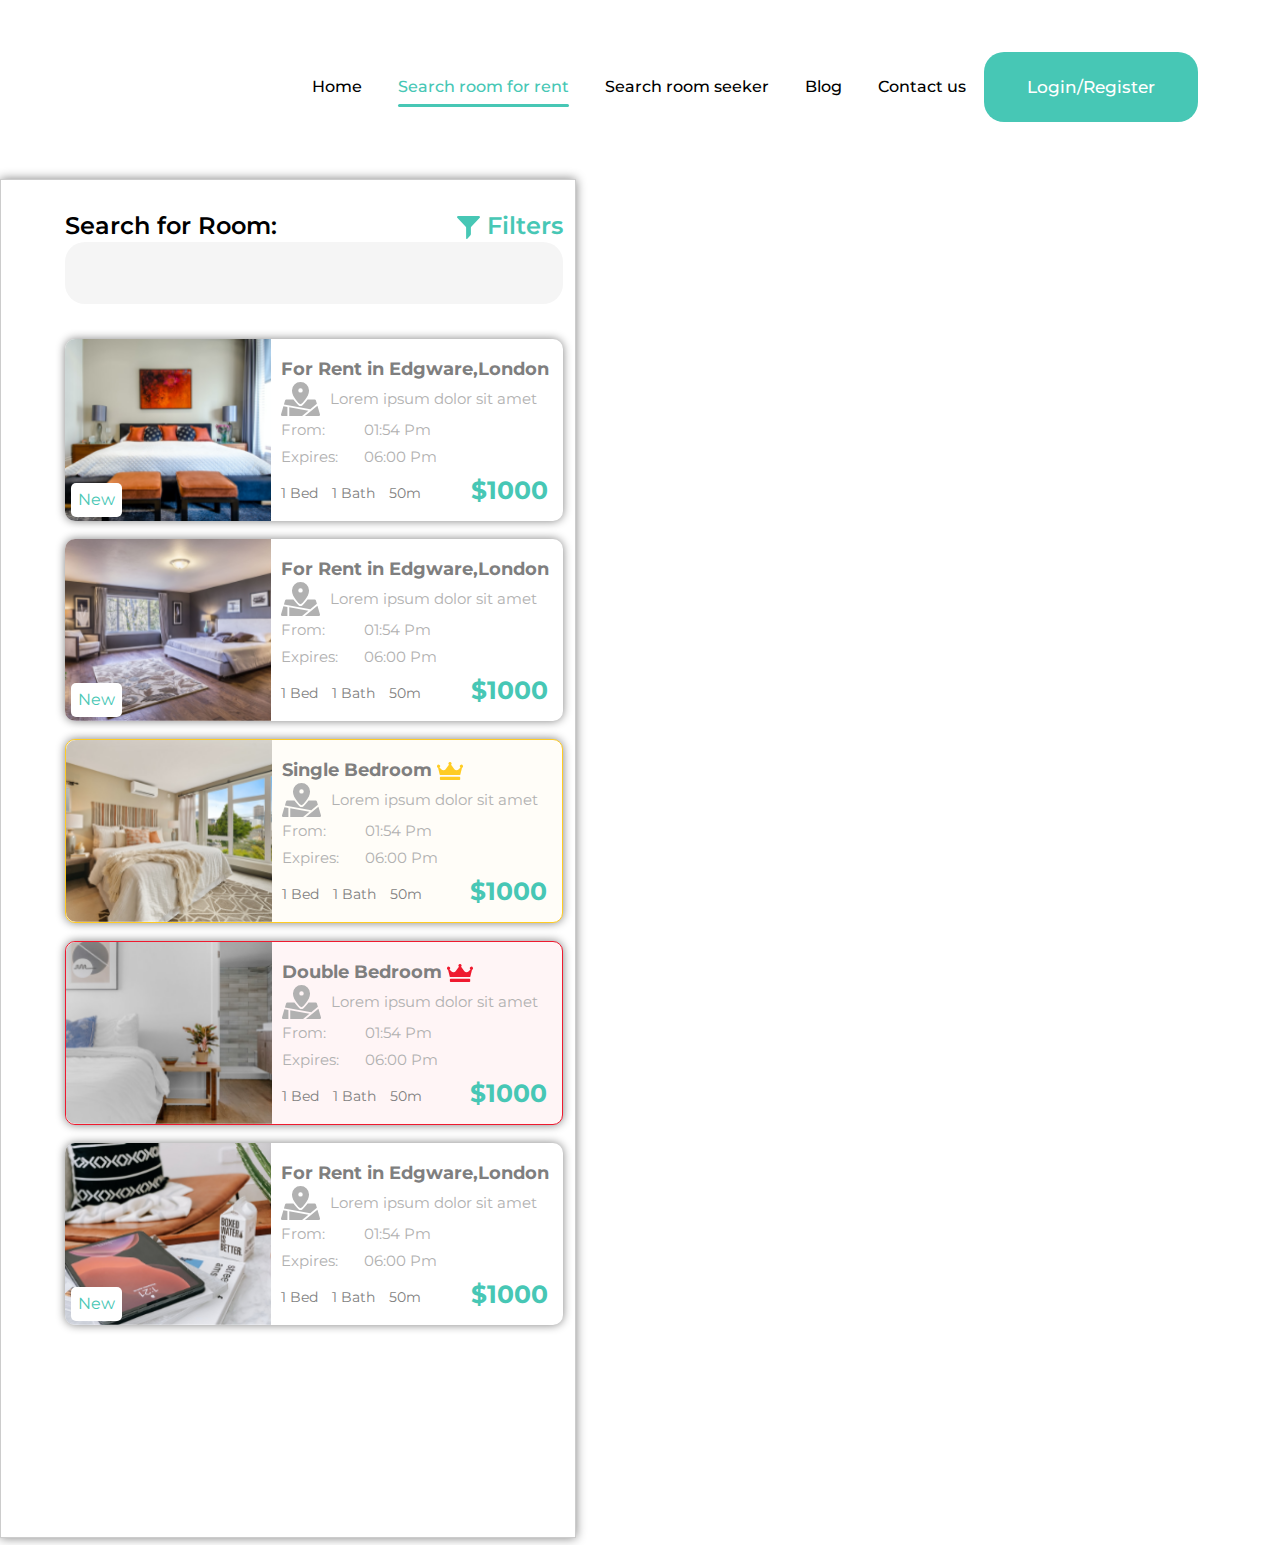
<file: searchPage.html>
<!DOCTYPE html>
<html lang="">

<head>
    <meta charset="utf-8">
    <meta name="viewport" content="width=device-width, initial-scale=1.0">
    <title>Home</title>
    <link rel="icon" href="assets/images/favicon.png" type="image/gif" sizes="16x16">
    <!--Bootstrap CDN Link-->
    <link href="https://cdn.jsdelivr.net/npm/bootstrap@5.0.2/dist/css/bootstrap.min.css" rel="stylesheet">
    <!--Swiper Slider CDN-->
    <link rel="stylesheet" href="https://cdn.jsdelivr.net/npm/swiper/swiper-bundle.min.css" />
    <!--Main Stylesheet-->
    <link rel="stylesheet" href="assets/css/style.css">
    <!--Search Stylesheet-->
    <link rel="stylesheet" href="assets/css/search.css">
    <!--Menu Stylesheet-->
    <link rel="stylesheet" href="assets/css/menu.css">
    <!--Responsive Stylesheet-->
    <link rel="stylesheet" href="assets/css/responsive.css">
    <link rel="stylesheet" href="assets/css/searchPageResponsive.css">
</head>

<body>
    <!--=-=-=-=-=-=-=-=-=-=-=-=-=-=-=-=-=--=-=-=START MAIN BODY AREA=-=-=-=-=-=-=-=-=-=-=-=-=-=-=-=-=--=-=-=-->
    <main class="mainBodyArea">
        <!--==========================Start Main Header Area==========================-->
        <header class="mainHeaderArea">
            <div class="container">
                <div class="row">
                    <nav class="mainMenuArea">
                        <ul class="menuArea">
                            <li class="menuList">
                                <a class="menuItem " href="index.html">Home</a>
                            </li>
                            <li class="menuList">
                                <a class="menuItem menuActive" href="searchPage.html">Search room for rent</a>
                            </li>
                            <li class="menuList">
                                <a class="menuItem" href="searchPageOne.html">Search room seeker</a>
                            </li>
                            <li class="menuList">
                                <a class="menuItem" href="blog.html">Blog</a>
                            </li>
                            <li class="menuList">
                                <a class="menuItem" href="#">Contact us</a>
                            </li>
                            <li class="menuList">
                                <a class="regButton" href="#">Login/Register</a>
                            </li>
                        </ul>
                    </nav>
                </div>
            </div>
        </header>
        <!--Responsive Header Area Start-->
        <header class="header responsiveHeader">
            <a href="index.html" class="logo"><img src="assets/images/logoRoomForRent.svg" alt="logo"></a>
            <input class="menu-btn" type="checkbox" id="menu-btn" />
            <label class="menu-icon" for="menu-btn"><span class="navicon"></span></label>
            <ul class="menu">
                <li class="menuList">
                    <a class="menuItem" href="index.html">Home</a>
                </li>
                <li class="menuList">
                    <a class="menuItem" href="searchPage.html">Search room for rent</a>
                </li>
                <li class="menuList">
                    <a class="menuItem" href="searchPageOne.html">Search room seeker</a>
                </li>
                <li class="menuList">
                    <a class="menuItem" href="blog.html">Blog</a>
                </li>
                <li class="menuList">
                    <a class="menuItem" href="#">Contact us</a>
                </li>
                <li class="menuList">
                    <a class="regButton" href="#">Login/Register</a>
                </li>
            </ul>
        </header>
        <!--Responsive Header Area Start-->
        <!--==========================End Main Header Area==========================-->
        <!--==========================Start Main Hero Area==========================-->
        <section class="searchAndMapSection">
            <div class="container-fluid">
                <div class="row flexBoxSix">
                    <!--Search Area-->
                    <div class="mainSearchArea col-xl-5 col-lg-5 col-md-5 col-12">
                        <form class="searchForm" action="">
                            <div class="formGroup flexBoxFive">
                                <div class="searchRoomHeading">
                                    <p class="searchText">Search for Room:</p>
                                </div>
                                <div class="filterIconArea">
                                    <p class="filterText"><img class="filterIcon" src="assets/images/icon/filter-filled-tool-symbol.svg" alt="icon"> Filters</p>
                                </div>
                            </div>
                            <div class="formGroup">
                                <input class="searchBox" type="search">
                            </div>
                        </form>
                        <!--Search Output Area-->
                        <!--Search Output Item-->
                        <div class="recentADsItemArea flexBoxFour">
                            <!--Recent Ads Image-->
                            <div class="recentAdsImageArea customWidthOne">
                                <img class="recentAdsImage" src="assets/images/searchImage/01.png" alt="img">
                                <div class="newBtnArea">
                                    <button class="newButton">New</button>
                                </div>
                            </div>
                            <!--/// End Recent Ads Image-->
                            <!--Recent Ads Text-->
                            <div class="recentAdsText customWidthTwo">
                                <h1 class="recentAdsTextHeading">For Rent in Edgware,London</h1>
                                <div class="flexBoxTwo">
                                    <div class="icon">
                                        <img class="locationIcon" src="assets/images/recentAds/location-on-map.svg" alt="icon">
                                    </div>
                                    <div class="address">
                                        <p class="addressText">Lorem ipsum dolor sit amet</p>
                                    </div>
                                </div>
                                <!--Time Area-->
                                <div class="flexBoxThree">
                                    <!--Time-->
                                    <div class="timeLeftArea">
                                        <p class="text">From:</p>
                                    </div>
                                    <div class="timeRightArea">
                                        <p class="text">01:54 Pm</p>
                                    </div>
                                    <!--/// End Time-->
                                </div>
                                <!--/// End Time Area-->
                                <!--Time Area-->
                                <div class="flexBoxThree">
                                    <!--Time-->
                                    <div class="timeLeftArea">
                                        <p class="text">Expires:</p>
                                    </div>
                                    <div class="timeRightArea">
                                        <p class="text">06:00 Pm</p>
                                    </div>
                                    <!--/// End Time-->
                                </div>
                                <!--/// End Time Area-->
                                <!--Room Details-->
                                <div class="roomDetailsArea">
                                    <div class="roomDetails">
                                        <p class="roomDetailsText">1 Bed</p>
                                        <p class="roomDetailsText">1 Bath</p>
                                        <p class="roomDetailsText">50m</p>
                                    </div>
                                    <div class="price">
                                        <h1 class="priceText">$1000</h1>
                                    </div>
                                </div>
                                <!--/// End Room Details-->
                            </div>
                            <!--/// End Recent Ads Text-->
                        </div>
                        <!--/// End Search Output Item-->
                        <!--Search Output Item-->
                        <div class="recentADsItemArea flexBoxFour">
                            <!--Recent Ads Image-->
                            <div class="recentAdsImageArea customWidthOne">
                                <img class="recentAdsImage" src="assets/images/searchImage/02.png" alt="img">
                                <div class="newBtnArea">
                                    <button class="newButton">New</button>
                                </div>
                            </div>
                            <!--/// End Recent Ads Image-->
                            <!--Recent Ads Text-->
                            <div class="recentAdsText customWidthTwo">
                                <h1 class="recentAdsTextHeading">For Rent in Edgware,London</h1>
                                <div class="flexBoxTwo">
                                    <div class="icon">
                                        <img class="locationIcon" src="assets/images/recentAds/location-on-map.svg" alt="icon">
                                    </div>
                                    <div class="address">
                                        <p class="addressText">Lorem ipsum dolor sit amet</p>
                                    </div>
                                </div>
                                <!--Time Area-->
                                <div class="flexBoxThree">
                                    <!--Time-->
                                    <div class="timeLeftArea">
                                        <p class="text">From:</p>
                                    </div>
                                    <div class="timeRightArea">
                                        <p class="text">01:54 Pm</p>
                                    </div>
                                    <!--/// End Time-->
                                </div>
                                <!--/// End Time Area-->
                                <!--Time Area-->
                                <div class="flexBoxThree">
                                    <!--Time-->
                                    <div class="timeLeftArea">
                                        <p class="text">Expires:</p>
                                    </div>
                                    <div class="timeRightArea">
                                        <p class="text">06:00 Pm</p>
                                    </div>
                                    <!--/// End Time-->
                                </div>
                                <!--/// End Time Area-->
                                <!--Room Details-->
                                <div class="roomDetailsArea">
                                    <div class="roomDetails">
                                        <p class="roomDetailsText">1 Bed</p>
                                        <p class="roomDetailsText">1 Bath</p>
                                        <p class="roomDetailsText">50m</p>
                                    </div>
                                    <div class="price">
                                        <h1 class="priceText">$1000</h1>
                                    </div>
                                </div>
                                <!--/// End Room Details-->
                            </div>
                            <!--/// End Recent Ads Text-->
                        </div>
                        <!--/// End Search Output Item-->
                        <!--Search Output Item-->
                        <div class="recentADsItemArea flexBoxFour" style="background: #FFFDF8; border: 1px solid #FFCC23;">
                            <!--Recent Ads Image-->
                            <div class="recentAdsImageArea customWidthOne">
                                <img class="recentAdsImage" src="assets/images/searchImage/03.png" alt="img">
                            </div>
                            <!--/// End Recent Ads Image-->
                            <!--Recent Ads Text-->
                            <div class="recentAdsText customWidthTwo">
                                <h1 class="recentAdsTextHeading">Single Bedroom <img src="assets/images/icon/crown.svg" alt="icon"></h1>
                                <div class="flexBoxTwo">
                                    <div class="icon">
                                        <img class="locationIcon" src="assets/images/recentAds/location-on-map.svg" alt="icon">
                                    </div>
                                    <div class="address">
                                        <p class="addressText">Lorem ipsum dolor sit amet</p>
                                    </div>
                                </div>
                                <!--Time Area-->
                                <div class="flexBoxThree">
                                    <!--Time-->
                                    <div class="timeLeftArea">
                                        <p class="text">From:</p>
                                    </div>
                                    <div class="timeRightArea">
                                        <p class="text">01:54 Pm</p>
                                    </div>
                                    <!--/// End Time-->
                                </div>
                                <!--/// End Time Area-->
                                <!--Time Area-->
                                <div class="flexBoxThree">
                                    <!--Time-->
                                    <div class="timeLeftArea">
                                        <p class="text">Expires:</p>
                                    </div>
                                    <div class="timeRightArea">
                                        <p class="text">06:00 Pm</p>
                                    </div>
                                    <!--/// End Time-->
                                </div>
                                <!--/// End Time Area-->
                                <!--Room Details-->
                                <div class="roomDetailsArea">
                                    <div class="roomDetails">
                                        <p class="roomDetailsText">1 Bed</p>
                                        <p class="roomDetailsText">1 Bath</p>
                                        <p class="roomDetailsText">50m</p>
                                    </div>
                                    <div class="price">
                                        <h1 class="priceText">$1000</h1>
                                    </div>
                                </div>
                                <!--/// End Room Details-->
                            </div>
                            <!--/// End Recent Ads Text-->
                        </div>
                        <!--/// End Search Output Item-->
                        <!--Search Output Item-->
                        <div class="recentADsItemArea flexBoxFour" style="background: #FFF5F6; border: 1px solid #EF1A2F;">
                            <!--Recent Ads Image-->
                            <div class="recentAdsImageArea customWidthOne">
                                <img class="recentAdsImage" src="assets/images/searchImage/04.png" alt="img">
                            </div>
                            <!--/// End Recent Ads Image-->
                            <!--Recent Ads Text-->
                            <div class="recentAdsText customWidthTwo">
                                <h1 class="recentAdsTextHeading">Double Bedroom <img src="assets/images/icon/crownRed.svg" alt="icon"></h1>
                                <div class="flexBoxTwo">
                                    <div class="icon">
                                        <img class="locationIcon" src="assets/images/recentAds/location-on-map.svg" alt="icon">
                                    </div>
                                    <div class="address">
                                        <p class="addressText">Lorem ipsum dolor sit amet</p>
                                    </div>
                                </div>
                                <!--Time Area-->
                                <div class="flexBoxThree">
                                    <!--Time-->
                                    <div class="timeLeftArea">
                                        <p class="text">From:</p>
                                    </div>
                                    <div class="timeRightArea">
                                        <p class="text">01:54 Pm</p>
                                    </div>
                                    <!--/// End Time-->
                                </div>
                                <!--/// End Time Area-->
                                <!--Time Area-->
                                <div class="flexBoxThree">
                                    <!--Time-->
                                    <div class="timeLeftArea">
                                        <p class="text">Expires:</p>
                                    </div>
                                    <div class="timeRightArea">
                                        <p class="text">06:00 Pm</p>
                                    </div>
                                    <!--/// End Time-->
                                </div>
                                <!--/// End Time Area-->
                                <!--Room Details-->
                                <div class="roomDetailsArea">
                                    <div class="roomDetails">
                                        <p class="roomDetailsText">1 Bed</p>
                                        <p class="roomDetailsText">1 Bath</p>
                                        <p class="roomDetailsText">50m</p>
                                    </div>
                                    <div class="price">
                                        <h1 class="priceText">$1000</h1>
                                    </div>
                                </div>
                                <!--/// End Room Details-->
                            </div>
                            <!--/// End Recent Ads Text-->
                        </div>
                        <!--/// End Search Output Item-->
                        <!--Search Output Item-->
                        <div class="recentADsItemArea flexBoxFour">
                            <!--Recent Ads Image-->
                            <div class="recentAdsImageArea customWidthOne">
                                <img class="recentAdsImage" src="assets/images/searchImage/05.png" alt="img">
                                <div class="newBtnArea">
                                    <button class="newButton">New</button>
                                </div>
                            </div>
                            <!--/// End Recent Ads Image-->
                            <!--Recent Ads Text-->
                            <div class="recentAdsText customWidthTwo">
                                <h1 class="recentAdsTextHeading">For Rent in Edgware,London</h1>
                                <div class="flexBoxTwo">
                                    <div class="icon">
                                        <img class="locationIcon" src="assets/images/recentAds/location-on-map.svg" alt="icon">
                                    </div>
                                    <div class="address">
                                        <p class="addressText">Lorem ipsum dolor sit amet</p>
                                    </div>
                                </div>
                                <!--Time Area-->
                                <div class="flexBoxThree">
                                    <!--Time-->
                                    <div class="timeLeftArea">
                                        <p class="text">From:</p>
                                    </div>
                                    <div class="timeRightArea">
                                        <p class="text">01:54 Pm</p>
                                    </div>
                                    <!--/// End Time-->
                                </div>
                                <!--/// End Time Area-->
                                <!--Time Area-->
                                <div class="flexBoxThree">
                                    <!--Time-->
                                    <div class="timeLeftArea">
                                        <p class="text">Expires:</p>
                                    </div>
                                    <div class="timeRightArea">
                                        <p class="text">06:00 Pm</p>
                                    </div>
                                    <!--/// End Time-->
                                </div>
                                <!--/// End Time Area-->
                                <!--Room Details-->
                                <div class="roomDetailsArea">
                                    <div class="roomDetails">
                                        <p class="roomDetailsText">1 Bed</p>
                                        <p class="roomDetailsText">1 Bath</p>
                                        <p class="roomDetailsText">50m</p>
                                    </div>
                                    <div class="price">
                                        <h1 class="priceText">$1000</h1>
                                    </div>
                                </div>
                                <!--/// End Room Details-->
                            </div>
                            <!--/// End Recent Ads Text-->
                        </div>
                        <!--/// End Search Output Item-->
                        <!--/// End Search Output Area-->
                    </div>
                    <!--/// End Search Area-->
                    <!--Main Map Area-->
                    <div class="mainMapArea col-xl-7 col-lg-7 col-md-7 col-12">
                        <!--Map Area-->
                        <div class="mainMap">
                            <iframe class="map" src="https://www.google.com/maps/embed?pb=!1m18!1m12!1m3!1d992633.1526791888!2d-2.222700258837958!3d54.69978086608199!2m3!1f0!2f0!3f0!3m2!1i1024!2i768!4f13.1!3m3!1m2!1s0x25a3b1142c791a9%3A0xc4f8a0433288257a!2sUnited%20Kingdom!5e0!3m2!1sen!2sbd!4v1662498274933!5m2!1sen!2sbd" width="" height="" style="border:0;" allowfullscreen="" loading="lazy" referrerpolicy="no-referrer-when-downgrade"></iframe>
                        </div>
                        <!--/// End Map Area-->
                    </div>
                    <!--/// End Main Map Area-->
                </div>
            </div>
        </section>
        <!--==========================Start Main Service Area==========================-->
    </main>
    <!--Bootstrap CDN js-->
    <script src="https://cdn.jsdelivr.net/npm/bootstrap@5.0.2/dist/js/bootstrap.bundle.min.js"></script>
</body>

</html>
</file>
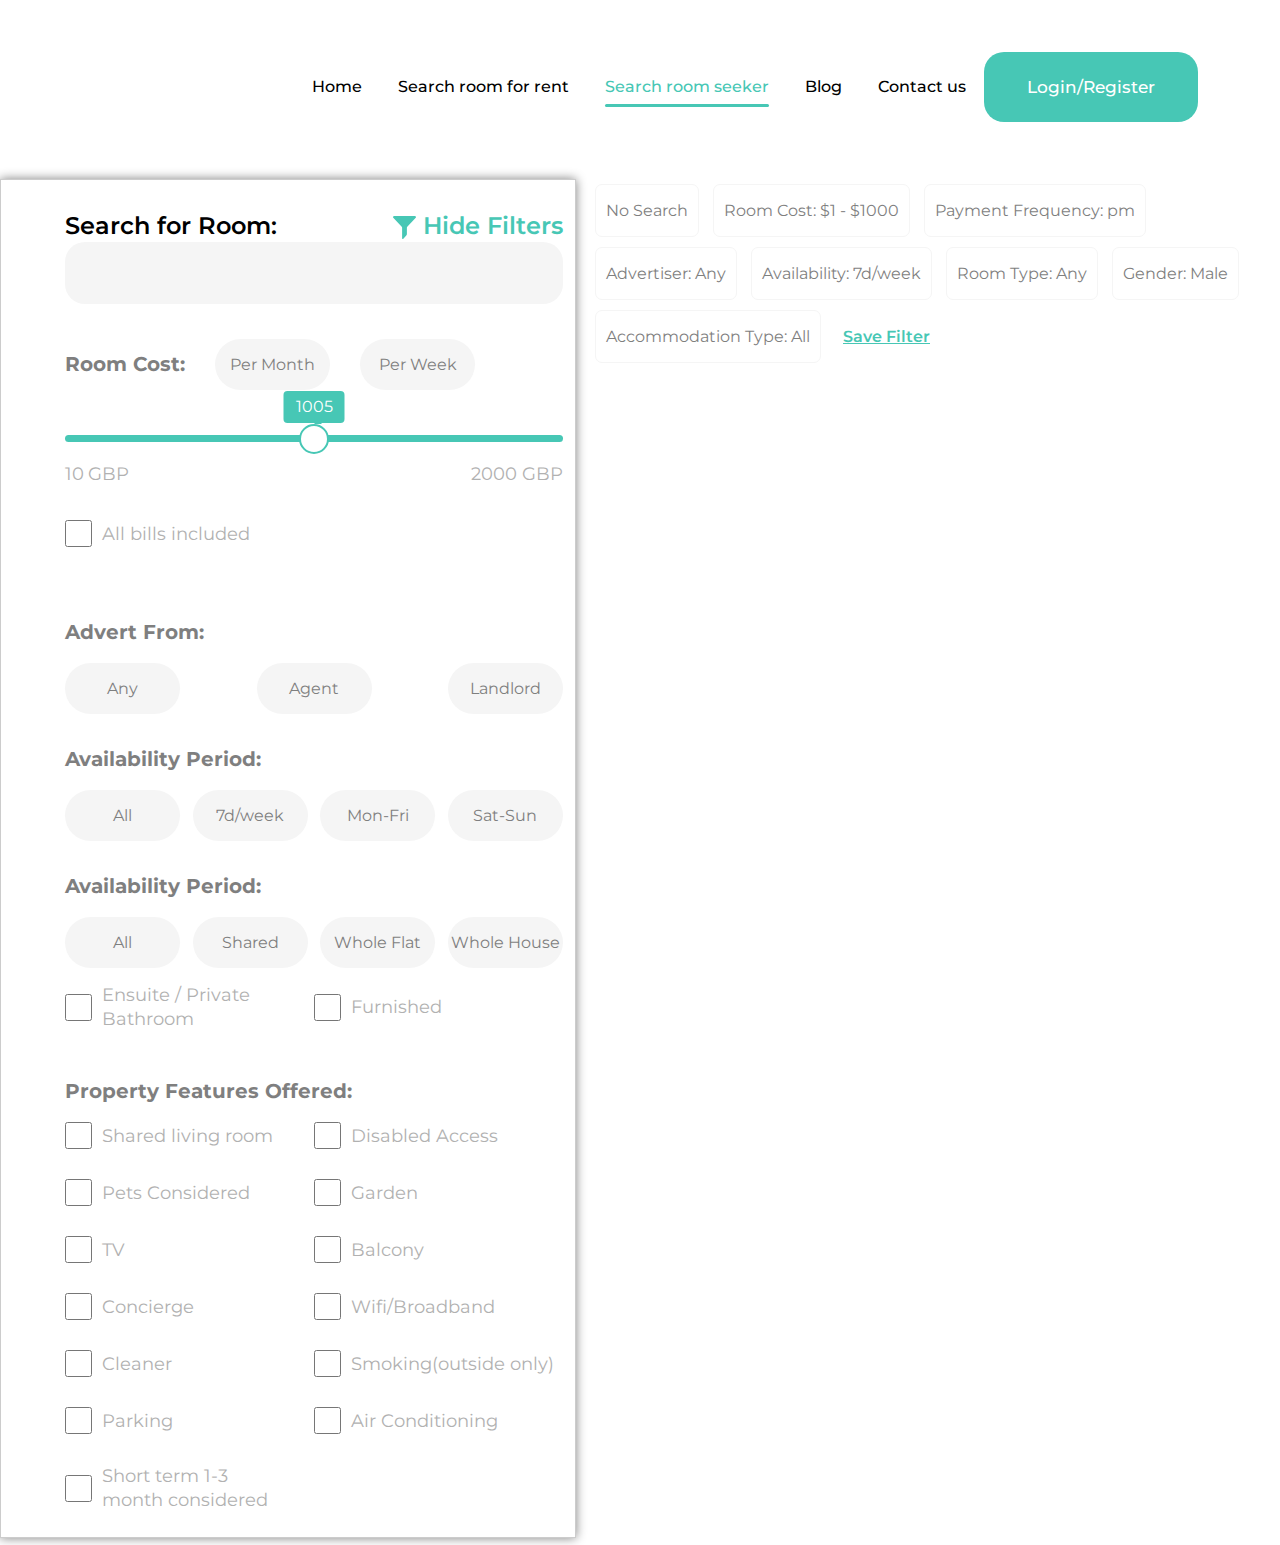
<file: searchPageOne.html>
<!DOCTYPE html>
<html lang="">

<head>
    <meta charset="utf-8">
    <meta name="viewport" content="width=device-width, initial-scale=1.0">
    <title>Home</title>
    <link rel="icon" href="assets/images/favicon.png" type="image/gif" sizes="16x16">
    <!--Bootstrap CDN Link-->
    <link href="https://cdn.jsdelivr.net/npm/bootstrap@5.0.2/dist/css/bootstrap.min.css" rel="stylesheet">
    <!--Swiper Slider CDN-->
    <link rel="stylesheet" href="https://cdn.jsdelivr.net/npm/swiper/swiper-bundle.min.css" />
    <!--Main Stylesheet-->
    <link rel="stylesheet" href="assets/css/style.css">
    <!--Search Stylesheet-->
    <link rel="stylesheet" href="assets/css/search.css">
    <!--Menu Stylesheet-->
    <link rel="stylesheet" href="assets/css/menu.css">
    <!--Responsive Stylesheet-->
    <link rel="stylesheet" href="assets/css/responsive.css">
</head>

<body>
    <!--=-=-=-=-=-=-=-=-=-=-=-=-=-=-=-=-=--=-=-=START MAIN BODY AREA=-=-=-=-=-=-=-=-=-=-=-=-=-=-=-=-=--=-=-=-->
    <main class="mainBodyArea">
        <!--==========================Start Main Header Area==========================-->
        <header class="mainHeaderArea">
            <div class="container">
                <div class="row">
                    <nav class="mainMenuArea">
                        <ul class="menuArea">
                            <li class="menuList">
                                <a class="menuItem " href="index.html">Home</a>
                            </li>
                            <li class="menuList">
                                <a class="menuItem" href="searchPage.html">Search room for rent</a>
                            </li>
                            <li class="menuList">
                                <a class="menuItem menuActive" href="searchPageTwo.html">Search room seeker</a>
                            </li>
                            <li class="menuList">
                                <a class="menuItem" href="blog.html">Blog</a>
                            </li>
                            <li class="menuList">
                                <a class="menuItem" href="#">Contact us</a>
                            </li>
                            <li class="menuList">
                                <a class="regButton" href="#">Login/Register</a>
                            </li>
                        </ul>
                    </nav>
                </div>
            </div>
        </header>
        <!--Responsive Header Area Start-->
        <header class="header responsiveHeader">
            <a href="index.html" class="logo"><img src="assets/images/logoRoomForRent.svg" alt="logo"></a>
            <input class="menu-btn" type="checkbox" id="menu-btn" />
            <label class="menu-icon" for="menu-btn"><span class="navicon"></span></label>
            <ul class="menu">
                <li class="menuList">
                    <a class="menuItem" href="index.html">Home</a>
                </li>
                <li class="menuList">
                    <a class="menuItem" href="searchPage.html">Search room for rent</a>
                </li>
                <li class="menuList">
                    <a class="menuItem" href="searchPageOne.html">Search room seeker</a>
                </li>
                <li class="menuList">
                    <a class="menuItem" href="blog.html">Blog</a>
                </li>
                <li class="menuList">
                    <a class="menuItem" href="#">Contact us</a>
                </li>
                <li class="menuList">
                    <a class="regButton" href="#">Login/Register</a>
                </li>
            </ul>
        </header>
        <!--Responsive Header Area Start-->
        <!--==========================End Main Header Area==========================-->
        <!--==========================Start Main Hero Area==========================-->
        <section class="searchAndMapSection">
            <div class="container-fluid">
                <div class="row flexBoxSix">
                    <!--Search Area-->
                    <div class="mainSearchArea col-xl-5 col-lg-5 col-md-5 col-12">
                        <form class="searchForm" action="">
                            <div class="formGroup flexBoxFive">
                                <div class="searchRoomHeading">
                                    <p class="searchText">Search for Room:</p>
                                </div>
                                <div class="filterIconArea">
                                    <p class="filterText"><img class="filterIcon" src="assets/images/icon/filter-filled-tool-symbol.svg" alt="icon"> Hide Filters</p>
                                </div>
                            </div>
                            <div class="formGroup">
                                <input class="searchBox" type="search">
                            </div>
                        </form>
                        <!--Search Output Select Area-->
                        <div class="roomCostArea">
                            <div class="roomCostHeading">
                                <h1 class="roomCostHeadingText">Room Cost:</h1>
                            </div>
                            <div class="customButtonArea">
                                <div class="customButtonArea">
                                    <div class="roomCost" id="myDIV">
                                        <button class="newButton selectButton">Per Month</button>
                                        <button class="newButton selectButton">Per Week</button>
                                    </div>
                                </div>
                            </div>
                        </div>
                        <!--Select Ammount-->
                        <div class="slider">
                            <div class="range-wrap">
                                <input type="range" class="range" min="10" max="2000">
                                <output class="bubble"></output>
                            </div>
                            <div class="rangeValueShow">
                                <div class="leftVale">
                                    <p id="rangeValue" class="rangeValueText">10 </p><span class="gbp"> GBP</span>
                                </div>
                                <div class="rightValue">
                                    <p class="rangeValueText">2000 GBP</p>
                                </div>
                            </div>
                            <!--Checkbox-->
                            <div class="checkBoxArea" style="margin-top: 35px;">
                                <input class="checkBox" type="checkbox">
                                <label class="checkboxText" for="">All bills included</label>
                            </div>
                            <!--///End Checkbox-->
                        </div>
                        <!--/// End Select Ammount-->
                        <!--Select Box Area with copy-->
                        <div class="selectBoxArea">
                            <div class="selectBoxHeading">
                                <h1 class="selectBoxHeadingText" style="margin-top: 25px;">Advert From:</h1>
                            </div>
                            <!--Select Button-->
                            <div class="selectBox">
                                <button class="selectButton">Any</button>
                                <button class="selectButton">Agent</button>
                                <button class="selectButton">Landlord</button>
                            </div>
                            <!--/// End Select Button-->
                        </div>
                        <!--/// End Select Box Area with copy-->
                        <!--Select Box Area with copy-->
                        <div class="selectBoxArea">
                            <div class="selectBoxHeading">
                                <h1 class="selectBoxHeadingText">Availability Period:</h1>
                            </div>
                            <!--Select Button-->
                            <div class="selectBox">
                                <button class="selectButton">All</button>
                                <button class="selectButton">7d/week</button>
                                <button class="selectButton">Mon-Fri</button>
                                <button class="selectButton">Sat-Sun</button>
                            </div>
                            <!--/// End Select Button-->
                        </div>
                        <!--/// End Select Box Area with copy-->
                        <!--Select Box Area with copy-->
                        <div class="selectBoxArea">
                            <div class="selectBoxHeading">
                                <h1 class="selectBoxHeadingText">Availability Period:</h1>
                            </div>
                            <!--Select Button-->
                            <div class="selectBox">
                                <button class="selectButton">All</button>
                                <button class="selectButton">Shared</button>
                                <button class="selectButton">Whole Flat</button>
                                <button class="selectButton">Whole House</button>
                            </div>
                            <div class="flexBoxSeven">
                                <!--Checkbox-->
                                <div class="checkBoxArea leftArea">
                                    <input class="checkBox" type="checkbox">
                                    <label class="checkboxText" for="">Ensuite / Private <br>Bathroom</label>
                                </div>
                                <!--///End Checkbox-->
                                <!--Checkbox-->
                                <div class="checkBoxArea rightArea">
                                    <input class="checkBox" type="checkbox">
                                    <label class="checkboxText" for="">Furnished</label>
                                </div>
                                <!--///End Checkbox-->
                            </div>
                            <!--/// End Select Button-->
                        </div>
                        <!--/// End Select Box Area with copy-->
                        <!--Select Box Area with copy-->
                        <div class="selectBoxArea">
                            <div class="selectBoxHeading">
                                <h1 class="selectBoxHeadingText">Property Features Offered:</h1>
                            </div>
                            <!--Select Checkbox-->
                            <div class="flexBoxSeven">
                                <!--Checkbox-->
                                <div class="checkBoxArea leftArea">
                                    <input class="checkBox" type="checkbox">
                                    <label class="checkboxText" for="">Shared living room</label>
                                </div>
                                <!--///End Checkbox-->
                                <!--Checkbox-->
                                <div class="checkBoxArea rightArea">
                                    <input class="checkBox" type="checkbox">
                                    <label class="checkboxText" for="">Disabled Access</label>
                                </div>
                                <!--///End Checkbox-->
                            </div>
                            <div class="flexBoxSeven">
                                <!--Checkbox-->
                                <div class="checkBoxArea leftArea">
                                    <input class="checkBox" type="checkbox">
                                    <label class="checkboxText" for="">Pets Considered</label>
                                </div>
                                <!--///End Checkbox-->
                                <!--Checkbox-->
                                <div class="checkBoxArea rightArea">
                                    <input class="checkBox" type="checkbox">
                                    <label class="checkboxText" for="">Garden</label>
                                </div>
                                <!--///End Checkbox-->
                            </div>
                            <div class="flexBoxSeven">
                                <!--Checkbox-->
                                <div class="checkBoxArea leftArea">
                                    <input class="checkBox" type="checkbox">
                                    <label class="checkboxText" for="">TV</label>
                                </div>
                                <!--///End Checkbox-->
                                <!--Checkbox-->
                                <div class="checkBoxArea rightArea">
                                    <input class="checkBox" type="checkbox">
                                    <label class="checkboxText" for="">Balcony</label>
                                </div>
                                <!--///End Checkbox-->
                            </div>
                            <div class="flexBoxSeven">
                                <!--Checkbox-->
                                <div class="checkBoxArea leftArea">
                                    <input class="checkBox" type="checkbox">
                                    <label class="checkboxText" for="">Concierge</label>
                                </div>
                                <!--///End Checkbox-->
                                <!--Checkbox-->
                                <div class="checkBoxArea rightArea">
                                    <input class="checkBox" type="checkbox">
                                    <label class="checkboxText" for="">Wifi/Broadband</label>
                                </div>
                                <!--///End Checkbox-->
                            </div>
                            <div class="flexBoxSeven">
                                <!--Checkbox-->
                                <div class="checkBoxArea leftArea">
                                    <input class="checkBox" type="checkbox">
                                    <label class="checkboxText" for="">Cleaner</label>
                                </div>
                                <!--///End Checkbox-->
                                <!--Checkbox-->
                                <div class="checkBoxArea rightArea">
                                    <input class="checkBox" type="checkbox">
                                    <label class="checkboxText" for="">Smoking(outside only)</label>
                                </div>
                                <!--///End Checkbox-->
                            </div>
                            <div class="flexBoxSeven">
                                <!--Checkbox-->
                                <div class="checkBoxArea leftArea">
                                    <input class="checkBox" type="checkbox">
                                    <label class="checkboxText" for="">Parking</label>
                                </div>
                                <!--///End Checkbox-->
                                <!--Checkbox-->
                                <div class="checkBoxArea rightArea">
                                    <input class="checkBox" type="checkbox">
                                    <label class="checkboxText" for="">Air Conditioning</label>
                                </div>
                                <!--///End Checkbox-->
                            </div>
                            <div class="flexBoxSeven">
                                <!--Checkbox-->
                                <div class="checkBoxArea leftArea">
                                    <input class="checkBox" type="checkbox">
                                    <label class="checkboxText" for="">Short term 1-3 <br class="disNoneOne;"> month considered</label>
                                </div>
                                <!--///End Checkbox-->
                                <!--Checkbox-->
                                <div class="checkBoxArea rightArea disNoneOne">
                                    <!--<input class="checkBox" type="checkbox">
                                        <label class="checkboxText" for="">Air Conditioning</label>-->
                                </div>
                                <!--///End Checkbox-->
                            </div>
                            <!--/// End Select Checkbox-->
                        </div>
                        <!--/// End Select Box Area with copy-->
                        <!--Select Box Area with copy-->
                        <div class="selectBoxArea">
                            <div class="selectBoxHeading">
                                <h1 class="selectBoxHeadingText">Gender:</h1>
                            </div>
                            <!--Select Button-->
                            <div class="selectBox">
                                <button class="selectButton">Any</button>
                                <button class="selectButton">Male</button>
                                <button class="selectButton">Female</button>
                            </div>
                            <!--/// End Select Button-->
                        </div>
                        <!--/// End Select Box Area with copy-->
                        <!--Select Box Area with copy-->
                        <div class="selectBoxArea">
                            <div class="selectBoxHeading">
                                <h1 class="selectBoxHeadingText">Work Status:</h1>
                            </div>
                            <!--Select Button-->
                            <div class="selectBox">
                                <button class="selectButton">Any</button>
                                <button class="selectButton">Professional</button>
                                <button class="selectButton">Student</button>
                            </div>
                            <!--/// End Select Button-->
                        </div>
                        <!--/// End Select Box Area with copy-->
                        <!--Select Age-->
                        <div class="slider">
                            <div class="range-wrap">
                                <input type="range" class="range" min="18" max="80">
                                <output class="bubble"></output>
                            </div>
                            <div class="rangeValueShow">
                                <div class="leftVale">
                                    <p id="rangeValue" class="rangeValueText">18</p><span class="gbp">yrs</span>
                                </div>
                                <div class="rightValue">
                                    <p class="rangeValueText">80yrs</p>
                                </div>
                            </div>
                        </div>
                        <!--/// End Select Age-->
                        <!--Select Box Area with copy-->
                        <div class="selectBoxArea">
                            <div class="selectBoxHeading">
                                <h1 class="selectBoxHeadingText">Current Flatmates:</h1>
                            </div>
                            <!--Select Checkbox-->
                            <div class="flexBoxSeven">
                                <!--Checkbox-->
                                <div class="checkBoxArea leftArea">
                                    <input class="checkBox" type="checkbox">
                                    <label class="checkboxText" for="">Exclude non-english <br>speaking share</label>
                                </div>
                                <!--///End Checkbox-->
                                <!--Checkbox-->
                                <div class="checkBoxArea rightArea">
                                    <input class="checkBox" type="checkbox">
                                    <label class="checkboxText" for="">Family/Couple</label>
                                </div>
                                <!--///End Checkbox-->
                            </div>
                            <div class="flexBoxSeven">
                                <!--Checkbox-->
                                <div class="checkBoxArea leftArea">
                                    <input class="checkBox" type="checkbox">
                                    <label class="checkboxText" for="">Vegetarian</label>
                                </div>
                                <!--///End Checkbox-->
                                <!--Checkbox-->
                                <div class="checkBoxArea rightArea">
                                    <input class="checkBox" type="checkbox">
                                    <label class="checkboxText" for="">Children in house</label>
                                </div>
                                <!--///End Checkbox-->
                            </div>
                            <div class="flexBoxSeven">
                                <!--Checkbox-->
                                <div class="checkBoxArea leftArea">
                                    <input class="checkBox" type="checkbox">
                                    <label class="checkboxText" for="">Show LGBTQ+ <br>Houseshare only</label>
                                </div>
                                <!--///End Checkbox-->
                                <!--Checkbox-->
                                <div class="checkBoxArea rightArea">
                                    <!--<input class="checkBox" type="checkbox">
                                        <label class="checkboxText" for="">Air Conditioning</label>-->
                                </div>
                                <!--///End Checkbox-->
                            </div>
                            <!--/// End Select Checkbox-->
                        </div>
                        <!--/// End Select Box Area with copy-->
                        <!--/// End Search Output Select Area-->
                    </div>
                    <!--/// End Search Area-->
                    <!--Main Map Area-->
                    <div class="mainMapArea col-xl-7 col-lg-7 col-md-7 col-12">
                        <!--Map Select Button Area-->
                        <div class="mapSelectButtonArea">
                            <button class="mapButton">No Search</button>
                            <button class="mapButton">Room Cost: $1 - $1000</button>
                            <button class="mapButton">Payment Frequency: pm</button>
                            <button class="mapButton">Advertiser: Any</button>
                            <button class="mapButton">Availability: 7d/week</button>
                            <button class="mapButton">Room Type: Any</button>
                            <button class="mapButton">Gender: Male</button>
                            <button class="mapButton">Accommodation Type: All</button>
                            <a class="saveFilter" href="#">Save Filter</a>
                        </div>
                        <!--/// End Map Select Button Area-->
                        <!--Map Area-->
                        <div class="mainMap">
                            <iframe class="map" src="https://www.google.com/maps/embed?pb=!1m18!1m12!1m3!1d992633.1526791888!2d-2.222700258837958!3d54.69978086608199!2m3!1f0!2f0!3f0!3m2!1i1024!2i768!4f13.1!3m3!1m2!1s0x25a3b1142c791a9%3A0xc4f8a0433288257a!2sUnited%20Kingdom!5e0!3m2!1sen!2sbd!4v1662498274933!5m2!1sen!2sbd" width="" height="" style="border:0;" allowfullscreen="" loading="lazy" referrerpolicy="no-referrer-when-downgrade"></iframe>
                        </div>
                        <!--/// End Map Area-->
                    </div>
                    <!--/// End Main Map Area-->
                </div>
            </div>
        </section>
        <!--==========================Start Main Service Area==========================-->
    </main>
    <script type="text/javascript" charset="utf-8">
        const allRanges = document.querySelectorAll(".range-wrap");
        allRanges.forEach(wrap => {
            const range = wrap.querySelector(".range");
            const bubble = wrap.querySelector(".bubble");
            range.addEventListener("input", () => {
                setBubble(range, bubble);
            });
            setBubble(range, bubble);
        });

        function setBubble(range, bubble) {
            const val = range.value;
            const min = range.min ? range.min : 10;
            const max = range.max ? range.max : 2000;
            const newVal = Number(((val - min) * 100) / (max - min));
            bubble.innerHTML = val;
            // Sorta magic numbers based on size of the native UI thumb
            bubble.style.left = newVal + "%";
        }

    </script>
    <!-- Jquery CDN  -->
    <script src="https://code.jquery.com/jquery-3.6.1.min.js" integrity="sha256-o88AwQnZB+VDvE9tvIXrMQaPlFFSUTR+nldQm1LuPXQ=" crossorigin="anonymous"></script>
    <script type="text/javascript">
        $(document).ready(function() {
            $(".selectButton").click(function(event) {
                $(this).toggleClass("active");
            });
        });

    </script>
    <!--Bootstrap CDN js-->
    <script src="https://cdn.jsdelivr.net/npm/bootstrap@5.0.2/dist/js/bootstrap.bundle.min.js"></script>
</body>

</html>
</file>
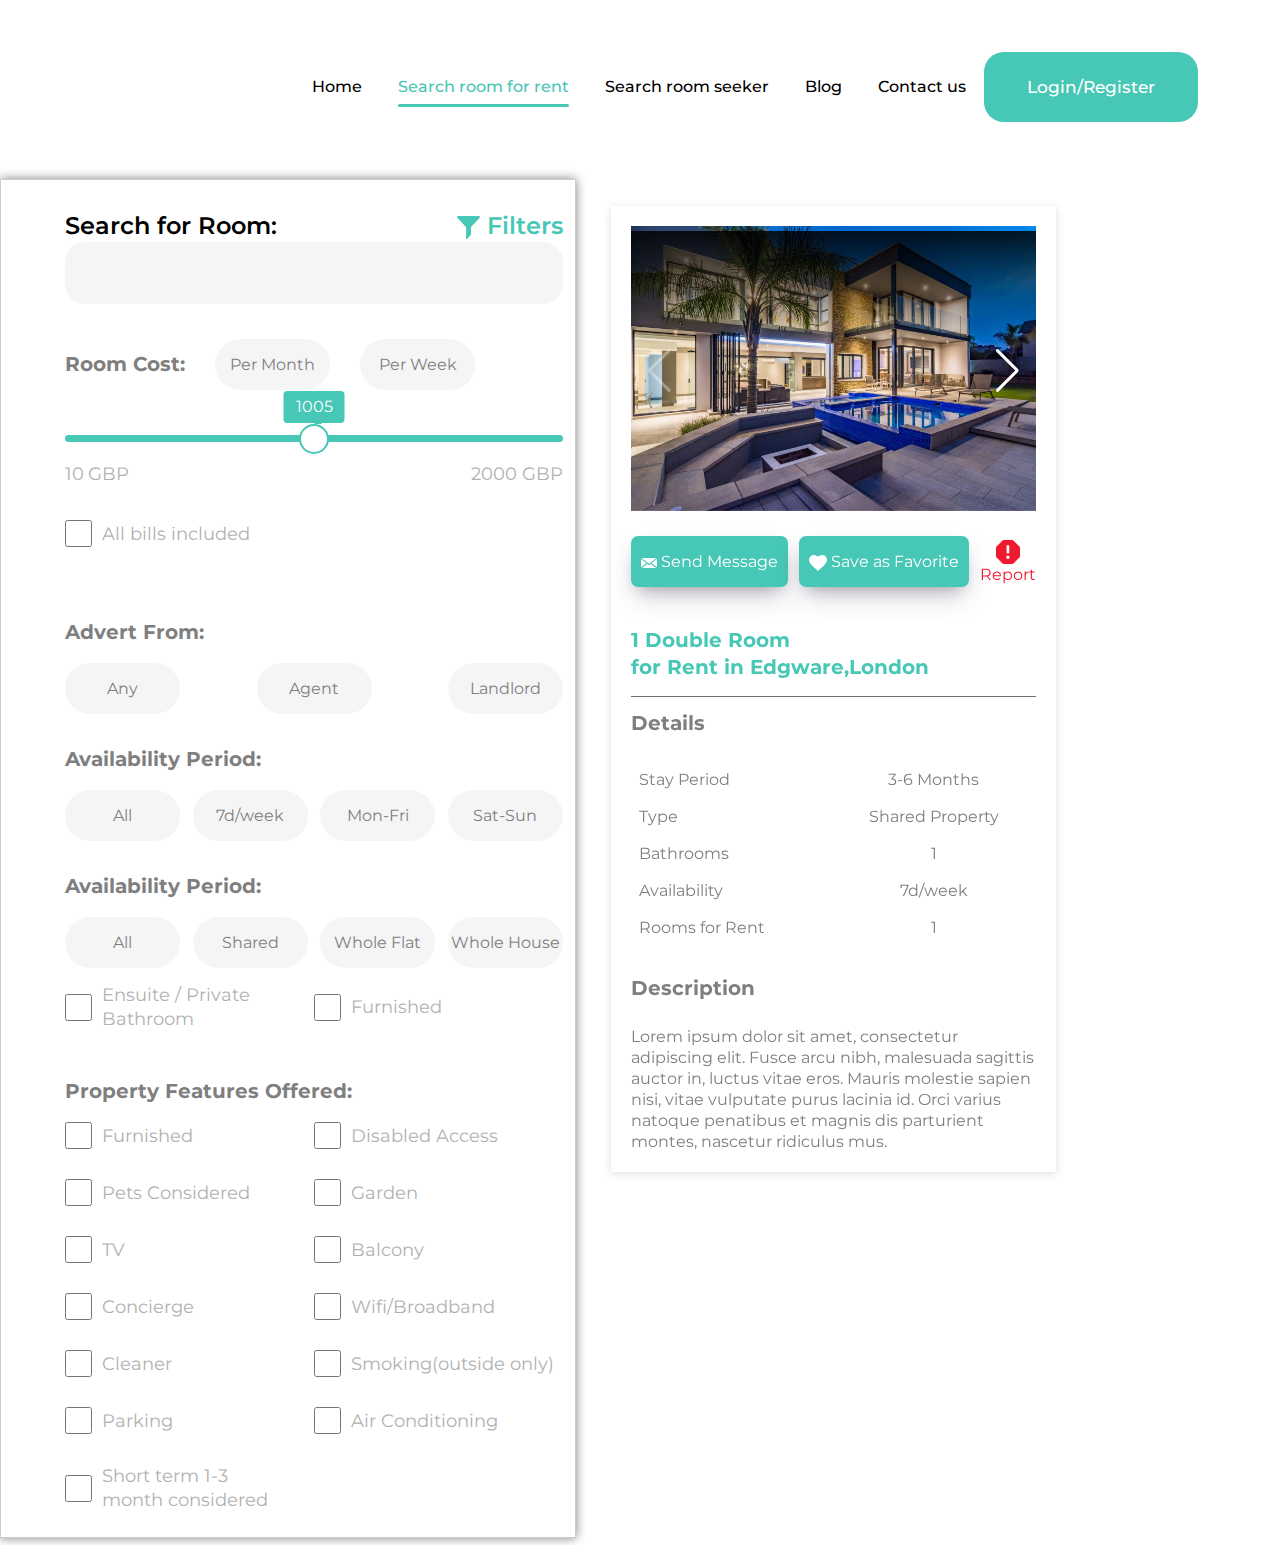
<file: searchPageTwo.html>
<!DOCTYPE html>
<html lang="">

<head>
    <meta charset="utf-8">
    <meta name="viewport" content="width=device-width, initial-scale=1.0">
    <title>Home</title>
    <link rel="icon" href="assets/images/favicon.png" type="image/gif" sizes="16x16">
    <!--Bootstrap CDN Link-->
    <link href="https://cdn.jsdelivr.net/npm/bootstrap@5.0.2/dist/css/bootstrap.min.css" rel="stylesheet">
    <!--Swiper Slider CDN-->
    <link rel="stylesheet" href="https://cdn.jsdelivr.net/npm/swiper/swiper-bundle.min.css" />
    <!--Main Stylesheet-->
    <link rel="stylesheet" href="assets/css/style.css">
    <!--Search Stylesheet-->
    <link rel="stylesheet" href="assets/css/search.css">
    <!--Menu Stylesheet-->
    <link rel="stylesheet" href="assets/css/menu.css">
    <!--Responsive Stylesheet-->
    <link rel="stylesheet" href="assets/css/responsive.css">
</head>

<body>
    <!--=-=-=-=-=-=-=-=-=-=-=-=-=-=-=-=-=--=-=-=START MAIN BODY AREA=-=-=-=-=-=-=-=-=-=-=-=-=-=-=-=-=--=-=-=-->
    <main class="mainBodyArea">
        <!--==========================Start Main Header Area==========================-->
        <header class="mainHeaderArea">
            <div class="container">
                <div class="row">
                    <nav class="mainMenuArea">
                        <ul class="menuArea">
                            <li class="menuList">
                                <a class="menuItem " href="index.html">Home</a>
                            </li>
                            <li class="menuList">
                                <a class="menuItem menuActive" href="searchPage.html">Search room for rent</a>
                            </li>
                            <li class="menuList">
                                <a class="menuItem" href="searchPageOne.html">Search room seeker</a>
                            </li>
                            <li class="menuList">
                                <a class="menuItem" href="blog.html">Blog</a>
                            </li>
                            <li class="menuList">
                                <a class="menuItem" href="#">Contact us</a>
                            </li>
                            <li class="menuList">
                                <a class="regButton" href="#">Login/Register</a>
                            </li>
                        </ul>
                    </nav>
                </div>
            </div>
        </header>
        <!--Responsive Header Area Start-->
        <header class="header responsiveHeader">
            <a href="index.html" class="logo"><img src="assets/images/logoRoomForRent.svg" alt="logo"></a>
            <input class="menu-btn" type="checkbox" id="menu-btn" />
            <label class="menu-icon" for="menu-btn"><span class="navicon"></span></label>
            <ul class="menu">
                <li class="menuList">
                    <a class="menuItem" href="index.html">Home</a>
                </li>
                <li class="menuList">
                    <a class="menuItem" href="searchPage.html">Search room for rent</a>
                </li>
                <li class="menuList">
                    <a class="menuItem" href="searchPageOne.html">Search room seeker</a>
                </li>
                <li class="menuList">
                    <a class="menuItem" href="blog.html">Blog</a>
                </li>
                <li class="menuList">
                    <a class="menuItem" href="#">Contact us</a>
                </li>
                <li class="menuList">
                    <a class="regButton" href="#">Login/Register</a>
                </li>
            </ul>
        </header>
        <!--Responsive Header Area Start-->
        <!--==========================End Main Header Area==========================-->
        <!--==========================Start Main Hero Area==========================-->
        <section class="searchAndMapSection">
            <div class="container-fluid">
                <div class="row flexBoxSix">
                    <!--Search Area-->
                    <div class="mainSearchArea col-xl-5 col-lg-5 col-md-5 col-12">
                        <form class="searchForm" action="">
                            <div class="formGroup flexBoxFive">
                                <div class="searchRoomHeading">
                                    <p class="searchText">Search for Room:</p>
                                </div>
                                <div class="filterIconArea">
                                    <p class="filterText"><img class="filterIcon" src="assets/images/icon/filter-filled-tool-symbol.svg" alt="icon"> Filters</p>
                                </div>
                            </div>
                            <div class="formGroup">
                                <input class="searchBox" type="search">
                            </div>
                        </form>
                        <!--Search Output Select Area-->
                        <div class="roomCostArea">
                            <div class="roomCostHeading">
                                <h1 class="roomCostHeadingText">Room Cost:</h1>
                            </div>
                            <div class="customButtonArea">
                                <div class="roomCost">
                                    <button class="newButton selectButton">Per Month</button>
                                    <button class="newButton selectButton">Per Week</button>
                                </div>
                            </div>
                        </div>
                        <!--Select Ammount-->
                        <div class="slider">
                            <div class="range-wrap">
                                <input type="range" class="range" min="10" max="2000">
                                <output class="bubble"></output>
                            </div>
                            <div class="rangeValueShow">
                                <div class="leftVale">
                                    <p id="rangeValue" class="rangeValueText">10 </p><span class="gbp"> GBP</span>
                                </div>
                                <div class="rightValue">
                                    <p class="rangeValueText">2000 GBP</p>
                                </div>
                            </div>
                            <!--Checkbox-->
                            <div class="checkBoxArea" style="margin-top: 35px;">
                                <input class="checkBox" type="checkbox">
                                <label class="checkboxText" for="">All bills included</label>
                            </div>
                            <!--///End Checkbox-->
                        </div>
                        <!--/// End Select Ammount-->
                        <!--Select Box Area with copy-->
                        <div class="selectBoxArea">
                            <div class="selectBoxHeading">
                                <h1 class="selectBoxHeadingText" style="margin-top: 25px;">Advert From:</h1>
                            </div>
                            <!--Select Button-->
                            <div class="selectBox">
                                <button class="selectButton">Any</button>
                                <button class="selectButton">Agent</button>
                                <button class="selectButton">Landlord</button>
                            </div>
                            <!--/// End Select Button-->
                        </div>
                        <!--/// End Select Box Area with copy-->
                        <!--Select Box Area with copy-->
                        <div class="selectBoxArea">
                            <div class="selectBoxHeading">
                                <h1 class="selectBoxHeadingText">Availability Period:</h1>
                            </div>
                            <!--Select Button-->
                            <div class="selectBox">
                                <button class="selectButton">All</button>
                                <button class="selectButton">7d/week</button>
                                <button class="selectButton">Mon-Fri</button>
                                <button class="selectButton">Sat-Sun</button>
                            </div>
                            <!--/// End Select Button-->
                        </div>
                        <!--/// End Select Box Area with copy-->
                        <!--Select Box Area with copy-->
                        <div class="selectBoxArea">
                            <div class="selectBoxHeading">
                                <h1 class="selectBoxHeadingText">Availability Period:</h1>
                            </div>
                            <!--Select Button-->
                            <div class="selectBox">
                                <button class="selectButton">All</button>
                                <button class="selectButton">Shared</button>
                                <button class="selectButton">Whole Flat</button>
                                <button class="selectButton">Whole House</button>
                            </div>
                            <div class="flexBoxSeven">
                                <!--Checkbox-->
                                <div class="checkBoxArea leftArea">
                                    <input class="checkBox" type="checkbox">
                                    <label class="checkboxText" for="">Ensuite / Private <br>Bathroom</label>
                                </div>
                                <!--///End Checkbox-->
                                <!--Checkbox-->
                                <div class="checkBoxArea rightArea">
                                    <input class="checkBox" type="checkbox">
                                    <label class="checkboxText" for="">Furnished</label>
                                </div>
                                <!--///End Checkbox-->
                            </div>
                            <!--/// End Select Button-->
                        </div>
                        <!--/// End Select Box Area with copy-->
                        <!--Select Box Area with copy-->
                        <div class="selectBoxArea">
                            <div class="selectBoxHeading">
                                <h1 class="selectBoxHeadingText">Property Features Offered:</h1>
                            </div>
                            <!--Select Checkbox-->
                            <div class="flexBoxSeven">
                                <!--Checkbox-->
                                <div class="checkBoxArea leftArea">
                                    <input class="checkBox" type="checkbox">
                                    <label class="checkboxText" for="">Furnished</label>
                                </div>
                                <!--///End Checkbox-->
                                <!--Checkbox-->
                                <div class="checkBoxArea rightArea">
                                    <input class="checkBox" type="checkbox">
                                    <label class="checkboxText" for="">Disabled Access</label>
                                </div>
                                <!--///End Checkbox-->
                            </div>
                            <div class="flexBoxSeven">
                                <!--Checkbox-->
                                <div class="checkBoxArea leftArea">
                                    <input class="checkBox" type="checkbox">
                                    <label class="checkboxText" for="">Pets Considered</label>
                                </div>
                                <!--///End Checkbox-->
                                <!--Checkbox-->
                                <div class="checkBoxArea rightArea">
                                    <input class="checkBox" type="checkbox">
                                    <label class="checkboxText" for="">Garden</label>
                                </div>
                                <!--///End Checkbox-->
                            </div>
                            <div class="flexBoxSeven">
                                <!--Checkbox-->
                                <div class="checkBoxArea leftArea">
                                    <input class="checkBox" type="checkbox">
                                    <label class="checkboxText" for="">TV</label>
                                </div>
                                <!--///End Checkbox-->
                                <!--Checkbox-->
                                <div class="checkBoxArea rightArea">
                                    <input class="checkBox" type="checkbox">
                                    <label class="checkboxText" for="">Balcony</label>
                                </div>
                                <!--///End Checkbox-->
                            </div>
                            <div class="flexBoxSeven">
                                <!--Checkbox-->
                                <div class="checkBoxArea leftArea">
                                    <input class="checkBox" type="checkbox">
                                    <label class="checkboxText" for="">Concierge</label>
                                </div>
                                <!--///End Checkbox-->
                                <!--Checkbox-->
                                <div class="checkBoxArea rightArea">
                                    <input class="checkBox" type="checkbox">
                                    <label class="checkboxText" for="">Wifi/Broadband</label>
                                </div>
                                <!--///End Checkbox-->
                            </div>
                            <div class="flexBoxSeven">
                                <!--Checkbox-->
                                <div class="checkBoxArea leftArea">
                                    <input class="checkBox" type="checkbox">
                                    <label class="checkboxText" for="">Cleaner</label>
                                </div>
                                <!--///End Checkbox-->
                                <!--Checkbox-->
                                <div class="checkBoxArea rightArea">
                                    <input class="checkBox" type="checkbox">
                                    <label class="checkboxText" for="">Smoking(outside only)</label>
                                </div>
                                <!--///End Checkbox-->
                            </div>
                            <div class="flexBoxSeven">
                                <!--Checkbox-->
                                <div class="checkBoxArea leftArea">
                                    <input class="checkBox" type="checkbox">
                                    <label class="checkboxText" for="">Parking</label>
                                </div>
                                <!--///End Checkbox-->
                                <!--Checkbox-->
                                <div class="checkBoxArea rightArea">
                                    <input class="checkBox" type="checkbox">
                                    <label class="checkboxText" for="">Air Conditioning</label>
                                </div>
                                <!--///End Checkbox-->
                            </div>
                            <div class="flexBoxSeven">
                                <!--Checkbox-->
                                <div class="checkBoxArea leftArea">
                                    <input class="checkBox" type="checkbox">
                                    <label class="checkboxText" for="">Short term 1-3 <br> month considered</label>
                                </div>
                                <!--///End Checkbox-->
                                <!--Checkbox-->
                                <div class="checkBoxArea rightArea">
                                    <!--<input class="checkBox" type="checkbox">
                                        <label class="checkboxText" for="">Air Conditioning</label>-->
                                </div>
                                <!--///End Checkbox-->
                            </div>
                            <!--/// End Select Checkbox-->
                        </div>
                        <!--/// End Select Box Area with copy-->
                        <!--Select Box Area with copy-->
                        <div class="selectBoxArea">
                            <div class="selectBoxHeading">
                                <h1 class="selectBoxHeadingText">Gender:</h1>
                            </div>
                            <!--Select Button-->
                            <div class="selectBox">
                                <button class="selectButton">Any</button>
                                <button class="selectButton">Male</button>
                                <button class="selectButton">Female</button>
                            </div>
                            <!--/// End Select Button-->
                        </div>
                        <!--/// End Select Box Area with copy-->
                        <!--Select Box Area with copy-->
                        <div class="selectBoxArea">
                            <div class="selectBoxHeading">
                                <h1 class="selectBoxHeadingText">Work Status:</h1>
                            </div>
                            <!--Select Button-->
                            <div class="selectBox">
                                <button class="selectButton">Any</button>
                                <button class="selectButton">Professional</button>
                                <button class="selectButton">Student</button>
                            </div>
                            <!--/// End Select Button-->
                        </div>
                        <!--/// End Select Box Area with copy-->
                        <!--Select Age-->
                        <div class="slider">
                            <div class="range-wrap">
                                <input type="range" class="range" min="18" max="80">
                                <output class="bubble"></output>
                            </div>
                            <div class="rangeValueShow">
                                <div class="leftVale">
                                    <p id="rangeValue" class="rangeValueText">18</p><span class="gbp">yrs</span>
                                </div>
                                <div class="rightValue">
                                    <p class="rangeValueText">80yrs</p>
                                </div>
                            </div>
                        </div>
                        <!--/// End Select Age-->
                        <!--Select Box Area with copy-->
                        <div class="selectBoxArea">
                            <div class="selectBoxHeading">
                                <h1 class="selectBoxHeadingText">Current Flatmates:</h1>
                            </div>
                            <!--Select Checkbox-->
                            <div class="flexBoxSeven">
                                <!--Checkbox-->
                                <div class="checkBoxArea leftArea">
                                    <input class="checkBox" type="checkbox">
                                    <label class="checkboxText" for="">Exclude non-english <br>speaking share</label>
                                </div>
                                <!--///End Checkbox-->
                                <!--Checkbox-->
                                <div class="checkBoxArea rightArea">
                                    <input class="checkBox" type="checkbox">
                                    <label class="checkboxText" for="">Family/Couple</label>
                                </div>
                                <!--///End Checkbox-->
                            </div>
                            <div class="flexBoxSeven">
                                <!--Checkbox-->
                                <div class="checkBoxArea leftArea">
                                    <input class="checkBox" type="checkbox">
                                    <label class="checkboxText" for="">Vegetarian</label>
                                </div>
                                <!--///End Checkbox-->
                                <!--Checkbox-->
                                <div class="checkBoxArea rightArea">
                                    <input class="checkBox" type="checkbox">
                                    <label class="checkboxText" for="">Children in house</label>
                                </div>
                                <!--///End Checkbox-->
                            </div>
                            <div class="flexBoxSeven">
                                <!--Checkbox-->
                                <div class="checkBoxArea leftArea">
                                    <input class="checkBox" type="checkbox">
                                    <label class="checkboxText" for="">Show LGBTQ+ <br>Houseshare only</label>
                                </div>
                                <!--///End Checkbox-->
                                <!--Checkbox-->
                                <div class="checkBoxArea rightArea">
                                    <!--<input class="checkBox" type="checkbox">
                                        <label class="checkboxText" for="">Air Conditioning</label>-->
                                </div>
                                <!--///End Checkbox-->
                            </div>
                            <!--/// End Select Checkbox-->
                        </div>
                        <!--/// End Select Box Area with copy-->
                        <!--/// End Search Output Select Area-->
                    </div>
                    <!--/// End Search Area-->
                    <!--Main Map Area-->
                    <div class="mainMapArea col-xl-7 col-lg-7 col-md-7 col-12">
                        <!--Show Room Details-->
                        <div class="showRoomDetailsArea">
                            <!-- Swiper -->
                            <div class="swiper mySwiper">
                                <div class="swiper-wrapper customSliderHeight">
                                    <div class="swiper-slide">
                                        <img class="roomImage" src="assets/images/searchImage/roomDetails.png" alt="room image">
                                    </div>
                                    <div class="swiper-slide">
                                        <img class="roomImage" src="assets/images/searchImage/roomDetails.png" alt="room image">
                                    </div>
                                    <div class="swiper-slide">
                                        <img class="roomImage" src="assets/images/searchImage/roomDetails.png" alt="room image">
                                    </div>
                                    <div class="swiper-slide">
                                        <img class="roomImage" src="assets/images/searchImage/roomDetails.png" alt="room image">
                                    </div>
                                </div>
                                <div class="swiper-button-next"></div>
                                <div class="swiper-button-prev"></div>
                            </div>
                            <!--Contact Button-->
                            <div class="contactButtonArea">
                                <button class="contactButton"><img class="contactIcon" src="assets/images/icon/email.svg" alt="icon"> Send Message</button>
                                <button class="contactButton"><img class="contactIcon" src="assets/images/icon/favorite-heart-button.svg" alt="icon"> Save as Favorite</button>
                                <div class="reportButton">
                                    <img class="reportIcon" src="assets/images/icon/report.svg" alt="icon">
                                    <p class="reportText">Report</p>
                                </div>
                            </div>
                            <!--/// End Contact Button-->
                            <div class="roomAddressHeading">
                                <h1 class="roomAddressHeadingText">1 Double Room <br>for Rent in Edgware,London</h1>
                            </div>
                            <!--Rent Details-->
                            <div class="rentDetailsHeaidng">
                                <h1 class="rentDetailsHeaidngText">Details</h1>
                            </div>
                            <table class="table table-responsive">
                                <tbody class="tableBody">
                                    <tr class="tableRow">
                                        <td class="tableItem">Stay Period</td>
                                        <td class="text-center tableItem">3-6 Months</td>
                                    </tr>
                                    <tr class="tableRow" style="background-color: #F7F7F7;">
                                        <td class="tableItem">Type</td>
                                        <td class="text-center tableItem">Shared Property</td>
                                    </tr>
                                    <tr class="tableRow">
                                        <td class="tableItem">Bathrooms</td>
                                        <td class="text-center tableItem">1</td>
                                    </tr>
                                    <tr class="tableRow" style="background-color: #F7F7F7;">
                                        <td class="tableItem">Availability</td>
                                        <td class="text-center tableItem">7d/week</td>
                                    </tr>
                                    <tr class="tableRow">
                                        <td class="tableItem">Rooms for Rent</td>
                                        <td class="text-center tableItem">1</td>
                                    </tr>
                                </tbody>
                            </table>
                            <!--/// End Rent Details-->
                            <!--Discription Area-->
                            <div class="mainDeiscriptionArea">
                                <div class="rentDetailsHeaidng">
                                    <h1 class="rentDetailsHeaidngText">Description</h1>
                                </div>
                                <div class="description">
                                    <p class="descriptionText">
                                        Lorem ipsum dolor sit amet, consectetur adipiscing elit.
                                        Fusce arcu nibh, malesuada sagittis auctor in, luctus vitae eros.
                                        Mauris molestie sapien nisi, vitae vulputate purus lacinia id.
                                        Orci varius natoque penatibus et magnis dis parturient montes,
                                        nascetur ridiculus mus.
                                    </p>
                                </div>
                            </div>
                            <!--/// End Discription Area-->
                        </div>
                        <!--/// End Show Room Details-->
                        <!--Map Area-->
                        <div class="mainMap">
                            <iframe class="map" src="https://www.google.com/maps/embed?pb=!1m18!1m12!1m3!1d992633.1526791888!2d-2.222700258837958!3d54.69978086608199!2m3!1f0!2f0!3f0!3m2!1i1024!2i768!4f13.1!3m3!1m2!1s0x25a3b1142c791a9%3A0xc4f8a0433288257a!2sUnited%20Kingdom!5e0!3m2!1sen!2sbd!4v1662498274933!5m2!1sen!2sbd" width="" height="" style="border:0;" allowfullscreen="" loading="lazy" referrerpolicy="no-referrer-when-downgrade"></iframe>
                        </div>
                        <!--/// End Map Area-->
                    </div>
                    <!--/// End Main Map Area-->
                </div>
            </div>
        </section>
        <!--==========================Start Main Service Area==========================-->
    </main>
    <script type="text/javascript" charset="utf-8">
        const allRanges = document.querySelectorAll(".range-wrap");
        allRanges.forEach(wrap => {
            const range = wrap.querySelector(".range");
            const bubble = wrap.querySelector(".bubble");
            range.addEventListener("input", () => {
                setBubble(range, bubble);
            });
            setBubble(range, bubble);
        });

        function setBubble(range, bubble) {
            const val = range.value;
            const min = range.min ? range.min : 10;
            const max = range.max ? range.max : 2000;
            const newVal = Number(((val - min) * 100) / (max - min));
            bubble.innerHTML = val;
            // Sorta magic numbers based on size of the native UI thumb
            bubble.style.left = newVal + "%";
        }

    </script>
    <!-- Swiper JS -->
    <script src="https://cdn.jsdelivr.net/npm/swiper/swiper-bundle.min.js"></script>
    <!-- Initialize Swiper -->
    <script>
        var swiper = new Swiper(".mySwiper", {
            navigation: {
                nextEl: ".swiper-button-next",
                prevEl: ".swiper-button-prev",
            },
        });

    </script>
    <!-- Jquery CDN  -->
    <script src="https://code.jquery.com/jquery-3.6.1.min.js" integrity="sha256-o88AwQnZB+VDvE9tvIXrMQaPlFFSUTR+nldQm1LuPXQ=" crossorigin="anonymous"></script>
    <script type="text/javascript">
        $(document).ready(function() {
            $(".selectButton").click(function(event) {
                $(this).toggleClass("active");
            });
        });

    </script>
    <!--Bootstrap CDN js-->
    <script src="https://cdn.jsdelivr.net/npm/bootstrap@5.0.2/dist/js/bootstrap.bundle.min.js"></script>
</body>

</html>
</file>
<file: assets/css/style.css>
/*============
font-family: 'Montserrat', sans-serif;
=============*/
/*===========================Font Family Start============================================*/
@import url('https://fonts.googleapis.com/css2?family=Montserrat:wght@300;400;500;600;700;800;900&display=swap');

/*=============================Font Family End==============================================*/
* {
    margin: 0;
    padding: 0;
    -webkit-box-sizing: border-box;
    box-sizing: border-box;
    outline: none;
}

ul {
    list-style: none;
}

a {
    text-decoration: none;
    display: inline-block;
}

p,
ul,
li {
    margin: 0;
    padding: 0;
}

h1,
h2,
h3,
h4,
h5,
h6 {
    margin: 0;
    padding: 0;
}

body {
    font-family: 'Montserrat', sans-serif;
}

/*=========================================*/
/*==========Start Header Section==========*/
/*=========================================*/
.mainHeaderArea {
    padding: 52px 0px 57px;
}

.mainMenuArea {}

.menuArea {
    display: flex;
    justify-content: flex-end;
    align-items: center;
}

.menuArea .menuList {}

.menuArea .menuList .menuItem {
    display: inline-block;
    font-size: 16px;
    line-height: 40px;
    font-weight: 500;
    color: #000000;
    margin: 0px 18px;
    position: relative;
}

.menuArea .menuList .regButton {
    margin-right: 0;
    background: #47C7B5;
    border-radius: 20px;
    color: #fff;
    padding: 15px 43px;
    display: inline-block;
    font-size: 17px;
    line-height: 40px;
    font-weight: 500;
    transition: 0.5s;
}

.menuArea .menuList .regButton:hover {
    box-shadow: 0px 0px 15px 0px #47C7B5;
}

.menuArea .menuList .menuItem::after {
    content: "";
    position: absolute;
    clear: both;
    bottom: 0%;
    left: 0%;
    height: 3px;
    width: 100%;
    background: #47C7B5;
    border-radius: 35px;
    display: none;
}

.menuArea .menuList .menuItem:hover {
    color: #47C7B5;
}

.menuArea .menuList .menuItem:hover::after {
    display: block;
}

.menuArea .menuList .menuActive {
    color: #47C7B5;
    position: relative;
}

.menuArea .menuList .menuActive::after {
    content: "";
    position: absolute;
    clear: both;
    bottom: 0%;
    left: 0%;
    height: 3px;
    width: 100%;
    background: #47C7B5;
    border-radius: 35px;
    display: block !important;
}

.responsiveHeader {
    display: none;
}

.maninLogoArea {}

.maninLogoArea .logoLink {
    display: inline-block;
}

.maninLogoArea .logoLink .mainLogo {
    width: 100%;
}

/*=========================================*/
/*==========End Header Section==========*/
/*=========================================*/
/*=========================================*/
/*============Start Hero Section============*/
/*=========================================*/
.mainHeroArea {}

.heroLeftArea {}

.heroLogoArea {
    padding: 200px 0px 100px;
}

.heroLogoArea .heroLogo {
    width: 90%;
}

.mainSearchBarArea {
    padding-bottom: 120px;
}

.mainSearchFormArea {}

.formGroup {}

.formGroup .formLabel {
    font-size: 24px;
    line-height: 32px;
    font-weight: 600;
    color: #000000;
}

.searchInput {
    flex-basis: 80%;
}

.formGroup .formInput {
    border: none;
    background: none;
    background-color: #F5F5F5;
    border-radius: 20px;
    border: #707070;
    padding: 15px 43px;
    font-size: 20px;
    line-height: 32px;
    font-weight: 500;
    color: #000000;
    width: 100%;
}

.searchButtonArea {
    flex-basis: 20%;
}

.searchButtonArea .formSearchButton {
    border: none;
    background: none;
    background: #47C7B5;
    border-radius: 20px;
    color: #fff;
    padding: 15px 43px;
    display: inline-block;
    font-size: 17px;
    line-height: 40px;
    font-weight: 500;
    transition: 0.5s;
    width: 100%;
    margin-left: 30px;
}

.searchButtonArea .formSearchButton:hover {
    box-shadow: 0px 0px 15px 0px #47C7B5;
}

.flexBox {
    display: flex;
    justify-content: flex-start;
    align-items: center;
}

.heroRightArea {
    position: relative;
}

.heroRightArea .heroRightImage {
    width: 100%;
    position: absolute;
    right: -18%;
    height: 100%;
}

/*=========================================*/
/*============End Hero Section============*/
/*=========================================*/
/*=========================================*/
/*==========Start Service Section==========*/
/*=========================================*/
.mainServiceSection {
    padding: 140px 0px 175px;
}

.serviceItem {}

.serviceItem .srviceIcon {}

.serviceItem .serviceName {
    font-size: 20px;
    line-height: 32px;
    font-weight: 600;
    color: #000000;
    padding: 50px 0px 40px;
}

.serviceItem .serviceDetails {
    font-size: 16px;
    line-height: 22px;
    font-weight: 400;
    color: #000000;
}

.offerRoomAndWantRoomArea {
    padding-top: 230px;
}

.mainOfferRoom {}

.mainOfferRoom .mainImage {
    width: 100%;
}

.mainWantRoom .mainImage {
    width: 100%;
}

.offerButton {
    margin-top: 130px;
}

.customButton {
    border: none;
    background: #47C7B5;
    border-radius: 20px;
    color: #fff;
    padding: 10px 43px;
    display: inline-block;
    font-size: 17px;
    line-height: 40px;
    font-weight: 500;
    transition: 0.5s;
}

.customButton:hover {
    box-shadow: 0px 0px 15px 0px #47C7B5;
}

/*=========================================*/
/*============End Service Section===========*/
/*=========================================*/
/*=========================================*/
/*===========Start Recent ADs Section=======*/
/*=========================================*/
.mainRecentAdsArea {}

.recentADsHeading {
    text-align: center;
    margin-bottom: 180px;
}

.recentADsHeading .recentADsHeadingText {
    font-size: 34px;
    line-height: 46px;
    font-weight: 700;
    color: #000000;
    text-transform: uppercase;
    display: inline-block;
    position: relative;
}

.recentADsHeadingText::after {
    content: "";
    position: absolute;
    clear: both;
    bottom: -7px;
    left: 25%;
    height: 3px;
    width: 120px;
    background: #47C7B5;
    border-radius: 35px;
}

.recentADsItemArea {
    box-shadow: 0px 0px 10px 0px gray;
    padding: 0;
}

.recentAdsImageArea {
    position: relative;
}

.recentAdsImageArea .recentAdsImage {
    width: 100%;
}

.newBtnArea {
    position: absolute;
    bottom: 2%;
    left: 3%;
}

.newBtnArea .newButton {
    border: none;
    background: none;
    font-size: 28px;
    line-height: 37px;
    font-weight: 400;
    color: #47C7B5;
    background: #fff;
    padding: 5px 10px;
    border-radius: 5px;
}

.recentAdsText {
    padding: 30px 40px 60px;
}

.recentAdsText .recentAdsTextHeading {
    font-size: 30px;
    line-height: 40px;
    font-weight: 700;
    color: #7F7F7F;
    padding-bottom: 18px;
}

.flexBoxTwo {
    display: flex;
    justify-content: flex-start;
    align-items: center;
    padding-bottom: 14px;
}

.icon {}

.icon .locationIcon {
    margin-right: 20px;
}

.address {}

.address .addressText {
    font-size: 20px;
    line-height: 31px;
    font-weight: 400;
    color: #B1B1B1;
}

.flexBoxThree {
    display: flex;
    justify-content: flex-start;
    align-items: center;
    margin-bottom: 15px;
}

.timeLeftArea {
    flex-basis: 30%;
}

.timeLeftArea .text {
    font-size: 20px;
    line-height: 31px;
    font-weight: 400;
    color: #B1B1B1;
}

.timeRightArea {
    flex-basis: 70%;
}

.timeRightArea .text {
    font-size: 20px;
    line-height: 31px;
    font-weight: 400;
    color: #B1B1B1;
}

.roomDetailsArea {
    display: flex;
    justify-content: space-between;
    align-items: flex-end;
}

.roomDetails {}

.roomDetails .roomDetailsText {
    font-size: 18px;
    line-height: 27px;
    font-weight: 400;
    color: #7F7F7F;
    display: inline-block;
    padding-right: 10px;
}

.price {}

.price .priceText {
    font-size: 42px;
    font-weight: 700;
    color: #47C7B5;
}

.swiper {
    width: 100%;
    height: 100%;
}

.swiper-pagination-bullet {
    width: var(--swiper-pagination-bullet-width, var(--swiper-pagination-bullet-size, 14px));
    height: var(--swiper-pagination-bullet-height, var(--swiper-pagination-bullet-size, 14px));
    display: inline-block;
    border-radius: 50%;
    background: var(--swiper-pagination-bullet-inactive-color, #000);
    opacity: var(--swiper-pagination-bullet-inactive-opacity, 0.2);
}

.swiper-horizontal > .swiper-pagination-bullets,
.swiper-pagination-bullets.swiper-pagination-horizontal,
.swiper-pagination-custom,
.swiper-pagination-fraction {
    bottom: 0px;
    left: 0;
    width: 100%;
}

.swiper-pagination-bullet-active {
    opacity: var(--swiper-pagination-bullet-opacity, 1);
    background: var(--swiper-pagination-color, var(--swiper-theme-color));
    background: #47C7B5 !important;
}

.swiper-wrapper {
    position: relative;
    width: 100%;
    height: 720px;
    z-index: 1;
    display: flex;
    transition-property: transform;
    box-sizing: content-box;
}

/*=========================================*/
/*===========End Recent ADs Section=========*/
/*=========================================*/
/*=========================================*/
/*==========Start Top Locations Section=======*/
/*=========================================*/
.mainTopLoactionAreaStart {
    padding: 185px 0px;
}

.topLoactionItem {
    text-align: center;
}

.topLoactionItem .topLoactionImages {
    width: 90%;
    height: auto;
    margin: 0 auto;
}

.topLoactionItem .topLoactionsName {
    font-size: 22px;
    line-height: 40px;
    font-weight: 600;
    color: #000;
    margin-top: 40px;
}

/*=========================================*/
/*==========End Top Locations Section=======*/
/*=========================================*/
/*=========================================*/
/*==========Start Client Feedback Section=======*/
/*=========================================*/
mainClientsFeedbackArea {}

clientFeedbackArea {}

.clientFeedbackItem {
    text-align: center;
    box-shadow: rgba(99, 99, 99, 0.2) 0px 2px 8px 0px;
    padding: 60px 50px;
    margin: 10px;
}

.clientFeedbackItem .queationsMark {}

.clientFeedbackItem .clientFeedbackText {
    font-size: 18px;
    line-height: 26px;
    font-weight: 400;
    color: #7D8597;
    margin-top: -20px;
}

.clientFeedbackItem .clientImage {
    height: 54.92px;
    width: 54.92px;
    border-radius: 50%;
    margin: 30px 0px 10px;
}

.clientFeedbackItem .clientName {
    font-size: 18px;
    line-height: 26px;
    font-weight: 600;
    color: #293B5F;
}

.clientFeedbackItem .clientOccupation {
    font-size: 16px;
    line-height: 28px;
    font-weight: 400;
    color: #707D97;
}

.custom-wrapper {
    height: 500px;
}

/*=========================================*/
/*==========End Client Feedback Section=======*/
/*=========================================*/
/*=========================================*/
/*==========Start App Store Section=======*/
/*=========================================*/
.mainAppStoreArea {
    padding: 150px 0px 127px;
}

.appStoreHeading {
    text-align: center;
    padding-bottom: 75px;
}

.appStoreHeading .appStoreHeadingText {
    font-size: 34px;
    line-height: 60px;
    font-weight: 700;
    color: #000000;
}

.downloadAppArea {
    display: flex;
    justify-content: center;
    align-items: center;
}

.apple {}

.apple .downloadLink {
    display: inline-block;
    margin: 0px 10px;
}

.apple .downloadLink .appLogo {}

/*=========================================*/
/*==========End App Store Section=======*/
/*=========================================*/
/*=========================================*/
/*=============Start Footer Section==========*/
/*=========================================*/
.mainFooterArea {
    padding-top: 90px;
}

.footerItem {}

.footerItem .footerLogo {}

.footerItmeHeading {}

.footerItmeHeading .footerItmeHeadingText {
    font-size: 20px;
    line-height: 24px;
    font-weight: 600;
    color: #000000;
    padding-bottom: 34px;
}

.footerItemListArea {}

.footerItemListArea .footerItemArea {}

.footerItemListArea .footerItemArea .footerItemList {}

.footerItemListArea .footerItemArea .footerItemList .footerItemLink {
    font-size: 16px;
    line-height: 34px;
    font-weight: 400;
    color: #ffffff;
}

.footerItemDetails {}

.footerItemDetails .footerItemDetailsText {
    font-size: 16px;
    line-height: 34px;
    font-weight: 400;
    color: #ffffff;
}

.copyRightArea {
    border-top: 2px solid #334565;
    padding: 35px 0px;
    margin-top: 40px;
}

.mainCopyrightArea {}

.mainCopyrightArea .copyRightText {
    font-size: 16px;
    line-height: 26px;
    font-weight: 400;
    color: #ffffff;
}

.customFlexBox {
    display: flex;
    justify-content: center;
    align-items: center;
}

.mainCopyrightArea {}

.footerUl {
    display: flex;
    justify-content: space-between;
    align-items: center;
}

.footerUl .footerList {}

.footerUl .footerList .footerLink {
    display: inline-block;
    font-size: 14px;
    line-height: 26px;
    font-weight: 400;
    color: #ffffff;
}

.selectLanguageArea {}

.selectLanguageUl {
    display: flex;
    justify-content: space-between;
    align-items: center;
}

.selectLanguageUl .selectLanguageList {}

.selectLanguageUl .selectLanguageList .selectLanguageLink {
    display: inline-block;
    font-size: 14px;
    line-height: 26px;
    font-weight: 400;
    color: #ffffff;
}

.paymentAndSocialMediaArea {}

.paymentGatwayArea {}

.paymentGatway {
    display: flex;
    justify-content: flex-start;
    align-items: center;
}

.paymentGatway .paymentGatwayList {
    margin-right: 15px;
}

.paymentGatway .paymentGatwayList .paymentGatwayIcon {
    height: 40px;
    width: 70px;
}

.socialMediaArea {}

.socialMedia {
    display: flex;
    justify-content: flex-end;
    align-items: center;
}

.socialMedia .socialMediaList {}

.socialMedia .socialMediaList .followUs {
    font-size: 24px;
    line-height: 26px;
    font-weight: 700;
    color: #ffffff;
    margin-right: 20px;
}

.socialMedia .socialMediaList .socialMediaIcon {
    display: inline-block;
    margin-right: 15px;
}

.socialMedia .socialMediaList .socialMediaIcon .customIocn {
    font-size: 26px;
    height: 45px;
    width: 45px;
    border-radius: 50%;
    padding: 10px;
    display: flex;
    justify-content: center;
    align-items: center;
    box-shadow: 0px 3px 10px rgba(0, 0, 0, .25);
}

.socialMedia .socialMediaList .socialMediaIcon .bxl-youtube {
    color: #FF0000;
    background: #fff;
}

.socialMedia .socialMediaList .socialMediaIcon .bxl-facebook {
    color: #FFF;
    background: #067BEA;
}

.socialMedia .socialMediaList .socialMediaIcon .bxl-instagram-alt {
    color: #fff;
    background: #d6249f;
    background: radial-gradient(circle at 30% 107%, #fdf497 0%, #fdf497 5%, #fd5949 45%, #d6249f 60%, #285AEB 90%);
}

.socialMedia .socialMediaList .socialMediaIcon .bxl-twitter {
    color: #52A8E7;
    background: #fff;
}

.customMarginPadding {
    margin-top: 40px;
}

/*=========================================*/
/*=============End Footer Section==========*/
/*=========================================*/
</file>
<file: assets/css/search.css>
.searchAndMapSection {}

.mainSearchArea {
    padding-left: 5%;
    box-shadow: 0px 0px 10px 0px gray;
    padding-top: 30px;
    height: 100vh;
    width: 45%;
    border: 1px solid #ccc;
    overflow: hidden;
}

.mainSearchArea:hover {
    overflow-y: auto;
}

.mainMapArea {
    width: 55%;
}

.mainMap {}

.mainMap .map {
    height: 100%;
    width: 100%;
    height: 100vh;
}

.searchForm {
    margin-bottom: 35px;
}

.formGroup {}

.flexBoxFive {
    display: flex;
    justify-content: space-between;
    align-items: center;
}

.searchRoomHeading {}

.searchRoomHeading .searchText {
    font-size: 24px;
    line-height: 32px;
    color: #000000;
    font-weight: 600;
}

.filterIconArea {}

.filterIconArea .filterText {
    font-size: 24px;
    line-height: 32px;
    color: #47C7B5;
    font-weight: 600;
    cursor: pointer;
}

.filterIconArea..filterText .filterIcon {
    margin-right: 2px;
}

.formGroup {}

.formGroup .searchBox {
    border: none;
    background: none;
    background-color: #F5F5F5;
    border-radius: 20px;
    border: #707070;
    padding: 15px 40px;
    font-size: 20px;
    line-height: 32px;
    font-weight: 500;
    color: #000000;
    width: 100%;
}

.flexBoxFour {
    display: flex;
    justify-content: flex-start;
    align-items: center;
}

.recentADsItemArea {
    box-shadow: 0px 0px 10px 0px gray;
    padding: 0;
    padding-right: 5px;
    margin-bottom: 18px;
    border-radius: 10px;
}

.recentAdsImageArea {
    position: relative;
}

.recentAdsImageArea .recentAdsImage {
    width: 206px;
    height: 182px;
    border-radius: 10px 0px 0px 10px;
}

.newBtnArea {
    position: absolute;
    bottom: 2%;
    left: 3%;
}

.newBtnArea .newButton {
    border: none;
    background: none;
    font-size: 16px;
    line-height: 24px;
    font-weight: 400;
    color: #47C7B5;
    background: #fff;
    padding: 5px 7px;
    border-radius: 5px;
}

.recentAdsText {
    padding: 0;
}

.recentAdsText .recentAdsTextHeading {
    font-size: 17.5px;
    line-height: 27px;
    font-weight: 700;
    color: #7F7F7F;
    padding-bottom: 0px;
}

.flexBoxTwo {
    display: flex;
    justify-content: flex-start;
    align-items: center;
    padding-bottom: 5px;
}

.icon {}

.icon .locationIcon {
    margin-right: 10px;
}

.address {}

.address .addressText {
    font-size: 15px;
    line-height: 24px;
    font-weight: 400;
    color: #B1B1B1;
}

.flexBoxThree {
    display: flex;
    justify-content: flex-start;
    align-items: center;
    margin-bottom: 10px;
}

.timeLeftArea {
    flex-basis: 30%;
}

.timeLeftArea .text {
    font-size: 15px;
    line-height: 17px;
    font-weight: 400;
    color: #B1B1B1;
}

.timeRightArea {
    flex-basis: 70%;
}

.timeRightArea .text {
    font-size: 15px;
    line-height: 17px;
    font-weight: 400;
    color: #B1B1B1;
}

.roomDetailsArea {
    display: flex;
    justify-content: space-between;
    align-items: flex-end;
}

.roomDetails {}

.roomDetails .roomDetailsText {
    font-size: 14px;
    line-height: 10px;
    font-weight: 400;
    color: #7F7F7F;
    display: inline-block;
    padding-right: 10px;
}

.price {}

.price .priceText {
    font-size: 25px;
    font-weight: 700;
    color: #47C7B5;
    margin-right: 10px;
}

.customWidthOne {
    flex-basis: 25%;
    margin-right: 10px;
}

.customWidthTwo {
    flex-basis: 75%;
}

/*=========================================================================================================================================================================================================================================================================================================================================================================================================================================================================================================================================================================================================================================================
                                                    Search Page One
==========================================================================================================================================================================================================================================================================================================================================================================================================================================================================================================================*/
.roomCostArea {
    display: flex;
    justify-content: flex-start;
    align-items: center;
}

.roomCostHeading {}

.roomCostHeading .roomCostHeadingText {
    font-size: 20px;
    line-height: 27px;
    font-weight: 700;
    color: #7F7F7F;
}

.customButtonArea {}

.roomCost {
    display: flex;
    justify-content: flex-start;
    align-items: center;
}

.roomCost .newButton {
    border: none;
    background: none;
    background: #F5F5F5;
    border-radius: 35px;
    color: #7F7F7F;
    padding: 15px 0px;
    display: inline-block;
    font-size: 16px;
    line-height: 21px;
    font-weight: 400;
    transition: 0.5s;
    width: 115px;
    margin-left: 30px;
}

.roomCost .newButton:hover {
    background: #47C7B5;
    color: #fff;
}

.slider input[type="range"] {
    -webkit-appearance: none !important;
    width: 100%;
    height: 7px;
    background: #47C7B5;
    border: none;
    outline: none;
    border-radius: 35px;
}

.slider input[type="range"]::-webkit-slider-thumb {
    -webkit-appearance: none !important;
    width: 30px;
    height: 30px;
    background: #fff;
    border-radius: 50%;
    cursor: pointer;
    border: 2px solid #47C7B5;
}

.rangeValueShow {
    display: flex;
    justify-content: space-between;
    align-items: center;
    margin-top: 15px;
}

.leftVale {
    display: flex;
    justify-content: flex-start;
    align-items: center;
}

.rangeValueText {
    font-size: 18px !important;
    line-height: 21px !important;
    font-weight: 400 !important;
    color: #B1B1B1 !important;
}

.gbp {
    font-size: 18px !important;
    line-height: 21px !important;
    font-weight: 400 !important;
    color: #B1B1B1 !important;
    padding-left: 4px;
}

.rightValue {}

.checkBoxArea {
    display: flex;
    justify-content: flex-start;
    align-items: center;
    margin-bottom: 30px;
}

.checkBox {
    margin-right: 10px;
    height: 27px;
    width: 27px;
    accent-color: #47C7B5;
    border-radius: 15px;
}

.checkBoxArea .checkboxText {
    font-size: 18px;
    font-weight: 400;
    color: #B1B1B1;
    line-height: 24px;
}

.selectBoxArea {}

.selectBoxHeading {
    padding: 17px 0px;
}

.selectBoxHeading .selectBoxHeadingText {
    font-size: 20px;
    line-height: 27px;
    font-weight: 700;
    color: #7F7F7F;
}

.selectBox {
    display: flex;
    justify-content: space-between;
    align-items: center;
    flex-wrap: wrap;
}

.selectBox .selectButton {
    border: none;
    background: none;
    background: #F5F5F5;
    border-radius: 35px;
    color: #7F7F7F;
    padding: 15px 0px;
    display: inline-block;
    font-size: 16px;
    line-height: 21px;
    font-weight: 400;
    transition: 0.5s;
    width: 115px;
    margin-bottom: 15px;
}

.selectBox .selectButton:hover {
    background: #47C7B5;
    color: #fff;
}

.active {
    background: #47C7B5 !important;
    color: white !important;
}

.flexBoxSeven {
    display: flex;
    justify-content: space-between;
    align-items: center;
}

.leftArea {
    flex-basis: 50%;
}

.rightArea {
    flex-basis: 50%;
}

.mapSelectButtonArea {
    display: flex;
    justify-content: flex-start;
    align-items: center;
    flex-wrap: wrap;
    position: absolute;
    background: #fff;
    padding-bottom: 10px;
}

.mapSelectButtonArea .mapButton {
    border: none;
    background: none;
    border: 1px solid #F5F5F5;
    border-radius: 7px;
    color: #7F7F7F;
    padding: 15px 10px;
    display: inline-block;
    font-size: 16px;
    line-height: 21px;
    font-weight: 400;
    transition: 0.5s;
    margin: 5px 7px
}

.mapSelectButtonArea .saveFilter {
    font-size: 16px;
    font-weight: 600;
    line-height: 60px;
    color: #47C7B5;
    text-decoration: underline;
    margin-left: 15px;
}

.range-wrap {
    position: relative;
    margin: 0 auto;
    margin-top: 35px;
}

.range {
    width: 100%;
}

.bubble {
    background: #47C7B5;
    color: white;
    padding: 4px 12px;
    position: absolute;
    border-radius: 4px;
    left: 50%;
    transform: translateX(-50%);
    top: -140%;
}

.bubble::after {
    content: "";
    position: absolute;
    width: 7px;
    height: 7px;
    background: #47C7B5;
    bottom: -1px;
    left: 50%;
}

/*=========================================================================================================================================================================================================================================================================================================================================================================================================================================================================================================================================================================================================================================================
                                                    Search Page Two
==========================================================================================================================================================================================================================================================================================================================================================================================================================================================================================================================*/
.mainMapArea {
    position: relative;
}

.showRoomDetailsArea {
    width: 445px;
    padding: 20px;
    background-color: #fff;
    position: absolute;
    top: 2%;
    left: 5%;
    box-shadow: rgba(99, 99, 99, 0.2) 0px 2px 8px 0px;
    /*
    height: 100vh;
    overflow: hidden;
*/
}

/*
.showRoomDetailsArea:hover {
    overflow-y: auto;
}
*/
.swiper-wrapper {
    position: relative;
    width: 100%;
    height: 100%;
    z-index: 1;
    display: flex;
    transition-property: transform;
    box-sizing: content-box;
}

.swiper-button-next,
.swiper-button-prev {
    position: absolute;
    top: 50%;
    width: calc(var(--swiper-navigation-size)/ 20 * 17);
    height: var(--swiper-navigation-size);
    margin-top: calc(0px - (var(--swiper-navigation-size)/ 2));
    z-index: 10;
    cursor: pointer;
    display: flex;
    align-items: center;
    justify-content: center;
    color: var(--swiper-navigation-color, var(--swiper-theme-color));
    color: #fff;
}

.roomImage {}

.contactButtonArea {
    display: flex;
    justify-content: space-between;
    align-items: center;
    margin: 20px 0px 25px;
}

.contactButtonArea .contactButton {
    border: none;
    background: none;
    background-color: #47C7B5;
    border-radius: 7px;
    color: #fff;
    padding: 15px 10px;
    display: inline-block;
    font-size: 16px;
    line-height: 21px;
    font-weight: 400;
    transition: 0.5s;
    box-shadow: rgba(50, 50, 93, 0.25) 0px 13px 27px -5px, rgba(0, 0, 0, 0.3) 0px 8px 16px -8px;
}

.contactButtonArea .contactButton .contactIcon {}

.reportButton {
    text-align: center;
}

.reportButton .reportIcon {}

.reportButton .reportText {
    font-size: 16px;
    line-height: 21px;
    font-weight: 400;
    color: #EF1A2F;
}

.roomAddressHeading {
    border-bottom: 1px solid #707070;
    padding: 15px 0px;
}

.roomAddressHeading .roomAddressHeadingText {
    font-size: 20px;
    line-height: 27px;
    font-weight: 700;
    color: #47C7B5;
}

.rentDetailsHeaidng {
    padding: 13px 0px 24px;
}

.rentDetailsHeaidng .rentDetailsHeaidngText {
    font-size: 20px;
    line-height: 27px;
    font-weight: 700;
    color: #7F7F7F;
}

.table {}

.tableBody {}

.tableRow {}

.table .tableBody .tableRow .tableItem {
    font-size: 16px;
    line-height: 21px;
    font-weight: 400;
    color: #7F7F7F;
}

.description {}

.description .descriptionText {
    font-size: 16px;
    line-height: 21px;
    font-weight: 400;
    color: #7F7F7F;
}

tbody,
td,
tfoot,
th,
thead,
tr {
    border-color: inherit;
    border-style: none;
    border-width: 0;
}

.mainMap .map {
    width: 100%;
    height: 151vh;
}

.mainSearchArea {
    height: 151vh;
}
</file>
<file: assets/css/menu.css>
a {
    color: #000;
}

/* header */
.header {
    box-shadow: 1px 1px 4px 0 rgba(0, 0, 0, .1);
    width: 100%;
    z-index: 999;
}

.header ul {
    margin: 0;
    padding: 0;
    list-style: none;
    overflow: hidden;
    background-color: #47C7B5;
}

.header li a {
    display: block;
    padding: 20px 20px;
    border-right: none;
    text-decoration: none;
    color: #fff;
}

.header li a:hover,
.header .menu-btn:hover {
    background-color: #FF4900;
    font-size: 18px;
    font-weight: 200;
}

.header .logo {
    display: block;
    float: left;
    font-size: 2em;
    padding: 10px 20px;
    text-decoration: none;
}

/* menu */
.header .menu {
    clear: both;
    max-height: 0;
    transition: max-height .2s ease-out;
}

/* menu icon */
.header .menu-icon {
    cursor: pointer;
    display: inline-block;
    float: right;
    padding: 35px 20px;
    position: relative;
    user-select: none;
}

.header .menu-icon .navicon {
    background: #47C7B5;
    display: block;
    height: 3px;
    position: relative;
    transition: background .2s ease-out;
    width: 25px;
}

.header .menu-icon .navicon:before,
.header .menu-icon .navicon:after {
    background: #47C7B5;
    content: '';
    display: block;
    height: 100%;
    position: absolute;
    transition: all .2s ease-out;
    width: 100%;
}

.header .menu-icon .navicon:before {
    top: 5px;
}

.header .menu-icon .navicon:after {
    top: -5px;
}

/* menu btn */
.header .menu-btn {
    display: none;
}

.header .menu-btn:checked ~ .menu {
    max-height: 470px;
}

.header .menu-btn:checked ~ .menu-icon .navicon {
    background: transparent;
}

.header .menu-btn:checked ~ .menu-icon .navicon:before {
    transform: rotate(-45deg);
}

.header .menu-btn:checked ~ .menu-icon .navicon:after {
    transform: rotate(45deg);
}

.header .menu-btn:checked ~ .menu-icon:not(.steps) .navicon:before,
.header .menu-btn:checked ~ .menu-icon:not(.steps) .navicon:after {
    top: 0;
}

.responsive_header {}

.responsive_header a {}

.responsive_header a img {
    width: 80%;
}

@media (min-width: 992px) {
    .header li {
        float: left;
    }

    .header li a {
        padding: 20px 30px;
    }

    .header .menu {
        clear: none;
        float: right;
        max-height: none;
    }

    .header .menu-icon {
        display: none;
    }
}
</file>
<file: assets/css/responsive.css>
@media only screen and (max-width: 1991px) and (min-width: 1750px) {

    .container,
    .container-lg,
    .container-md,
    .container-sm,
    .container-xl,
    .container-xxl {
        max-width: 1640px;
    }

    .menuArea .menuList .menuItem {
        font-size: 20px;
        line-height: 60px;
    }

    .menuArea .menuList .regButton {
        font-size: 20px;
        line-height: 60px;
    }

    .serviceItem .serviceName {
        font-size: 24px;
        line-height: 32px;
    }

    .serviceItem .serviceDetails {
        font-size: 20px;
        line-height: 27px;
    }

    .customButton {
        font-size: 24px;
        line-height: 32px;
        padding: 31px 110px;
    }

    .recentAdsText .recentAdsTextHeading {
        font-size: 28px;
        line-height: 40px;
    }

    .address .addressText {
        font-size: 23px;
        line-height: 41px;
    }

    .timeRightArea .text {
        font-size: 23px;
        line-height: 41px;
    }

    .timeLeftArea .text {
        font-size: 23px;
        line-height: 41px;
    }

    .roomDetails .roomDetailsText {
        font-size: 20px;
        line-height: 27px;
    }

    .price .priceText {
        font-size: 52px;
        font-weight: 700;
        color: #47C7B5;
    }

    .clientFeedbackItem .clientFeedbackText {
        font-size: 20px;
        line-height: 26px;
    }

    .clientFeedbackItem .clientName {
        font-size: 20px;
        line-height: 26px;
    }

    .mainServiceSection {
        padding: 131px 0px 225px;
    }

    .offerButton {
        margin-top: 135px;
    }

    /*--------------------------Blog Page----------------------------------*/
    .blogPostImageSection {
        padding: 440px 35px 30px;
    }

    .checkBox {
        margin-right: 10px;
        height: 37px;
        width: 37px;
    }
}

@media only screen and (max-width: 1749px) and (min-width: 1401px) {
    .menuArea .menuList .menuItem {
        font-size: 16px;
    }
}

@media only screen and (max-width: 1199px) and (min-width: 992px) {
    .menuArea .menuList .menuItem {
        font-size: 16px;
        margin: 0px 21px;
    }

    .menuArea .menuList .regButton {
        font-size: 16px;
    }

    .heroLogoArea {
        padding: 135px 0px 70px;
    }

    .searchButtonArea .formSearchButton {
        padding: 10px 43px;
    }

    .heroRightArea .heroRightImage {
        right: -3%;
    }

    .serviceItem .serviceName {
        font-size: 18px;
        line-height: 32px;
        padding: 30px 0px 20px;
    }

    .serviceItem .serviceDetails {
        font-size: 15px;
    }

    .mainServiceSection {
        padding: 80px 0px 100px;
    }

    .offerRoomAndWantRoomArea {
        padding-top: 100px;
    }

    .offerButton {
        margin-top: 75px;
    }

    .swiper-wrapper {
        margin: 0px 25px;
        height: 870px;
    }

    .recentADsHeading {
        margin-bottom: 100px;
    }

    .mainTopLoactionAreaStart {
        padding: 100px 0px;
    }

    .custom-wrapper {
        margin: 0;
        height: 480px;
    }

    .footerItem .footerLogo {
        width: 90%;
    }

    /*--------------------------Blog Page----------------------------------*/
    .blogPostImageSection .blogPostHeadingName {
        font-size: 27px;
    }

    .blogPostImageSection {
        padding: 240px 35px 30px;
    }

    .blogPostTextArea .blogPostDetailsText {
        font-size: 17px;
        line-height: 23px;
    }

    .recentPostTextArea .recentPostDetailsHeading {
        font-size: 13px;
    }

    .recentPostTextArea .recentPostDetailsText {
        font-size: 12px;
        line-height: 20px;
    }

    .blogHeading .blogHeadingText {
        font-size: 50px;
        line-height: 55px;
    }

    .slider input[type="range"] {
        width: 333px;
    }

    .rangeValueShow {
        margin-right: 23%;
    }

    .disNoneOne {
        display: none;
    }

    .slider {
        width: 100%;
    }

    .slider input[type="range"] {
        width: 100%;
    }

    .menuArea .menuList .menuItem {
        font-size: 15px;
        margin: 0px 7px;
    }
}

@media all and (max-width:991px) {
    .mainHeaderArea {
        display: none;
    }

    .responsiveHeader {
        display: block;
    }

    .heroLogoArea {
        padding: 100px 0px 85px;
    }

    .heroRightArea .heroRightImage {
        display: none;
    }

    .mainSearchBarArea {
        padding-bottom: 0px;
    }

    .offerRoomAndWantRoomArea {
        padding-top: 100px;
    }

    .offerButton {
        margin-top: 70px;
    }

    .mainServiceSection {
        padding: 70px 0px 90px;
    }

    .recentADsHeading {
        text-align: center;
        margin-bottom: 85px;
    }

    .swiper-wrapper {
        height: 750px;
    }

    .mainTopLoactionAreaStart {
        padding: 80px 0px;
    }

    .topLoactionItem {
        text-align: center;
        margin-bottom: 25px;
    }

    .custom-wrapper {
        margin: 0;
        height: 480px;
    }

    .customFlexBox {
        display: unset;
        justify-content: unset;
        align-items: center;
    }

    .footerItem .footerLogo {
        margin-left: -30px;
        padding-top: 25px;
    }

    .footerItmeHeading {
        padding-top: 25px;
    }

    .mainFooterArea {
        padding-top: 45px;
    }

    .serviceItem {
        margin-top: 25px;
    }

    .customMargin {
        margin: 0;
    }

    .mainMapArea {
        width: 100%;
    }

    .mainSearchArea {
        width: 100%;
    }

    .slider {
        width: 100%;
    }

    .slider input[type="range"] {
        width: 100%;
    }

    .customSliderHeight {
        height: 300px;
    }

    .selectLanguageUl {
        display: flex;
        justify-content: center;
        align-items: center;
        flex-wrap: wrap;
    }

    .footerUl {
        display: flex;
        justify-content: center !important;
        align-items: center;
        flex-wrap: wrap !important;
    }

    .footerUl .footerList {
        margin: 7px 10px;
    }

    .selectLanguageUl .selectLanguageList {
        margin: 7px 10px;
    }

    .paymentGatway {
        display: flex;
        justify-content: center;
        align-items: center;
        margin-bottom: 30px;
    }

    .socialMedia {
        display: flex;
        justify-content: center;
        align-items: center;
    }

    .mainSearchArea {
        height: unset;
    }
}

@media all and (max-width:767px) {
    .searchButtonArea .formSearchButton {
        padding: 11px 43px;
        width: 93%;
        margin-left: 30px;
    }

    .offerButton {
        margin-top: 40px;
        margin-bottom: 30px;
    }

    .mainServiceSection {
        padding: 50px 0px 40px;
    }

    .recentAdsText .recentAdsTextHeading {
        font-size: 23px;
        line-height: 40px;
        padding-bottom: 5px;
    }

    .address .addressText {
        font-size: 16px;
        line-height: 20px;
    }

    .timeRightArea .text {
        font-size: 16px;
        line-height: 20px;
    }

    .timeLeftArea .text {
        font-size: 16px;
        line-height: 20px;
    }

    .price .priceText {
        font-size: 30px;
    }

    .swiper-wrapper {
        height: 640px;
    }

    .recentADsHeading .recentADsHeadingText {
        font-size: 28px;
        line-height: 46px;
    }

    .appStoreHeading .appStoreHeadingText {
        font-size: 26px;
    }

    .mainAppStoreArea {
        padding: 0px 0px 80px;
    }

    .flexBox {
        flex-direction: column;
    }

    .searchButtonArea .formSearchButton {
        padding: 11px 43px;
        width: 100%;
        margin-left: 0;
    }

    .searchButtonArea {
        flex-basis: 100%;
        margin-top: 15px;
    }

    .searchInput {
        flex-basis: 100%;
    }

    .custom-wrapper {
        margin: 0;
        height: 480px !important;
    }

    /*--------------------------Blog Page----------------------------------*/
    .blogPostImageSection .blogPostHeadingName {
        font-size: 26px;
        line-height: 46px;
    }

    .blogPostTextArea .blogPostDetailsText {
        font-size: 16px;
        line-height: 22px;
    }

    .blogPostImageSection {
        padding: 230px 35px 30px;
    }

    .blogPostTextArea .readMoreButtonArea .readMoreButton {
        padding: 8px 43px;
    }

    .customSliderHeight {
        height: 300px;
    }
}

@media all and (max-width:577px) {

    /*--------------------------Blog Page----------------------------------*/
    .blogPostImageSection .blogPostHeadingName {
        font-size: 22px;
        line-height: 46px;
    }

    .blogPostImageSection {
        padding: 200px 35px 30px;
    }

    .showRoomDetailsArea {
        width: 92%;
        top: 2%;
        left: 4%;
    }
}

@media all and (max-width:480px) {
    .swiper-wrapper {
        height: 570px;
    }

    .clientFeedbackItem {
        padding: 25px 15px;
        margin: 10px;
    }

    .appStoreHeading .appStoreHeadingText {
        font-size: 21px;
    }

    .custom-wrapper {
        margin: 0;
        height: 400px !important;
    }

    .downloadAppArea {
        flex-direction: column;
    }

    .apple .downloadLink {
        display: inline-block;
        margin: 0px 10px;
        margin-bottom: 15px;
    }

    /*--------------------------Blog Page----------------------------------*/
    .blogPostImageSection .blogPostHeadingName {
        font-size: 18px;
        line-height: 46px;
    }

    .blogPostImageSection {
        padding: 150px 35px 30px;
    }

    .roomCostArea {
        display: flex;
        justify-content: flex-start;
        align-items: start;
        flex-direction: column;
    }

    .selectButton .newButton {
        margin-right: 15px;
        margin-left: 0px;
    }

    #myDIV {
        margin-top: 15px;
    }

    .flexBoxSeven {
        display: flex;
        justify-content: space-between;
        align-items: flex-start;
        flex-direction: column;
    }

    .customSliderHeight {
        height: 300px;
    }

    .contactButtonArea {
        flex-direction: column;
    }

    .contactButtonArea .contactButton {
        width: 100%;
        margin-bottom: 15px;
    }

    .checkBoxArea .checkboxText {
        font-size: 16px;
    }

    .socialMedia .socialMediaList .followUs {
        font-size: 18px;
        line-height: 25px;
    }
        .searchRoomHeading .searchText {
	font-size: 19px;
	line-height: 32px;
}
    .filterIconArea .filterText {
	font-size: 19px;
	line-height: 32px;
}
}

@media all and (max-width:400px) {
    .recentAdsText .recentAdsTextHeading {
        font-size: 18px;
        line-height: 20px;
    }

    .roomDetails .roomDetailsText {
        font-size: 15px;
        line-height: 27px;
    }

    .socialMedia .socialMediaList .socialMediaIcon .customIocn {
        font-size: 20px;
        height: 30px;
        width: 30px;
    }

    /*--------------------------Blog Page----------------------------------*/
    .blogPostImageSection .blogPostHeadingName {
        font-size: 18px;
        line-height: 46px;
    }

    .blogPostImageSection {
        padding: 150px 20px 30px;
    }

    .blogHeading .blogHeadingText {
        font-size: 55px;
        line-height: 94px;
    }

    .blogHeading {
        padding-bottom: 20px;
    }

    .recentPostImageArea .recentPostImage {
        width: 120px;
        height: 144px;
    }

    .recentPostHeading .recentPostHeadingText {
        font-size: 26px;
        line-height: 46px;
    }

    .appStoreHeading .appStoreHeadingText {
        font-size: 20px;
    }

    .appStoreHeading {
        text-align: center;
        padding-bottom: 45px;
    }

    .blogHeading .blogHeadingText {
        font-size: 45px;
    }

    .searchRoomHeading .searchText {
        font-size: 20px;
        line-height: 32px;
    }

    .filterIconArea .filterText {
        font-size: 20px;
        line-height: 32px;
    }
}

@media all and (max-width:374px) {

    /*--------------------------Blog Page----------------------------------*/
    .blogPostImageSection .blogPostHeadingName {
        font-size: 16px;
        line-height: 46px;
    }

    .recentPostImageArea .recentPostImage {
        width: 120px;
        height: 164px;
    }
}

@media all and (max-width:360px) {
    .header .logo img {
        width: 85%;
    }

    .paymentGatway .paymentGatwayList .paymentGatwayIcon {
        height: 30px;
        width: 50px;
    }
        .searchRoomHeading .searchText {
	font-size: 17px;
	line-height: 32px;
}
    .filterIconArea .filterText {
	font-size: 17px;
	line-height: 32px;
}
}

@media all and (max-width:350px) {
    .header .menu-icon {
        padding: 0px 20px;
        position: relative;
        user-select: none;
        margin-top: -30px;
    }

    .recentAdsText .recentAdsTextHeading {
        font-size: 16px;
        line-height: 10px;
    }

    .roomDetails .roomDetailsText {
        font-size: 13px;
        line-height: 27px;
    }

    .swiper-wrapper {
        height: 500px;
    }

    .recentADsHeading .recentADsHeadingText {
        font-size: 22px;
        line-height: 46px;
    }

    .appStoreHeading .appStoreHeadingText {
        font-size: 17px;
    }

    .custom-wrapper {
        margin: 0;
        height: 432px !important;
    }

    .blogPostImageSection {
        padding: 100px 13px 30px;
    }

    .blogPostTextArea .blogPostDetailsText {
        font-size: 14px;
        line-height: 22px;
    }

    .blogHeading .blogHeadingText {
        font-size: 45px;
        line-height: 94px;
    }

    .customSliderHeight {
        height: 300px;
    }

    .socialMedia .socialMediaList .socialMediaIcon {
        margin-right: 8px;
    }

}
</file>
<file: assets/css/searchPageResponsive.css>
@media only screen and (max-width: 1991px) and (min-width: 1750px) {
    .recentAdsText .recentAdsTextHeading {
        font-size: 20px;
        line-height: 27px;
    }

    .address .addressText {
        font-size: 18px;
        line-height: 24px;
    }

    .timeRightArea .text {
        font-size: 18px;
        line-height: 24px;
    }

    .timeLeftArea .text {
        font-size: 18px;
        line-height: 24px;
    }

    .roomDetails .roomDetailsText {
        font-size: 16px;
        line-height: 27px;
    }

    .price .priceText {
        font-size: 31px;
        font-weight: 700;
        color: #47C7B5;
    }

    .customWidthOne {
        flex-basis: 25%;
        margin-right: 10px;
    }

    .customWidthTwo {
        flex-basis: 75%;
        padding-left: 20px;
    }

    .recentAdsImageArea .recentAdsImage {
        width: 206px;
        height: 251px;
        border-radius: 10px 0px 0px 10px;
    }

    .recentAdsText .recentAdsTextHeading {
        font-size: 28px;
        line-height: 27px;
    }
}

@media only screen and (max-width: 1200px) and (min-width: 992px) {
    .mainMapArea {
        width: 44%;
    }

    .mainSearchArea {
        width: 56%;
    }
}

@media all and (max-width:577px) {
    .flexBoxFour {
        display: flex;
        justify-content: flex-start;
        align-items: center;
        flex-direction: column;
    }

    .recentAdsImageArea .recentAdsImage {
        width: 100%;
        height: 420px;
        border-radius: 0px 0px 0px 0px;
    }

    .customWidthOne {
        flex-basis: 100%;
        margin-right: 0px;
    }

    .customWidthTwo {
        flex-basis: 100%;
        margin-top: 15px;
    }

    .address .addressText {
        font-size: 18px;
        line-height: 20px;
    }

    .timeRightArea .text {
        font-size: 18px;
        line-height: 20px;
    }

    .timeLeftArea .text {
        font-size: 18px;
        line-height: 20px;
    }

    .roomDetails .roomDetailsText {
        font-size: 16px;
    }

    .newBtnArea .newButton {
        font-size: 18px;
    }
}

@media all and (max-width:400px) {
    .recentAdsImageArea .recentAdsImage {
        width: 100%;
        height: 380px;
        border-radius: 0px 0px 0px 0px;
    }

    .searchRoomHeading .searchText {
        font-size: 20px;
    }

    .filterIconArea .filterText {
        font-size: 20px;
    }
}
</file>
